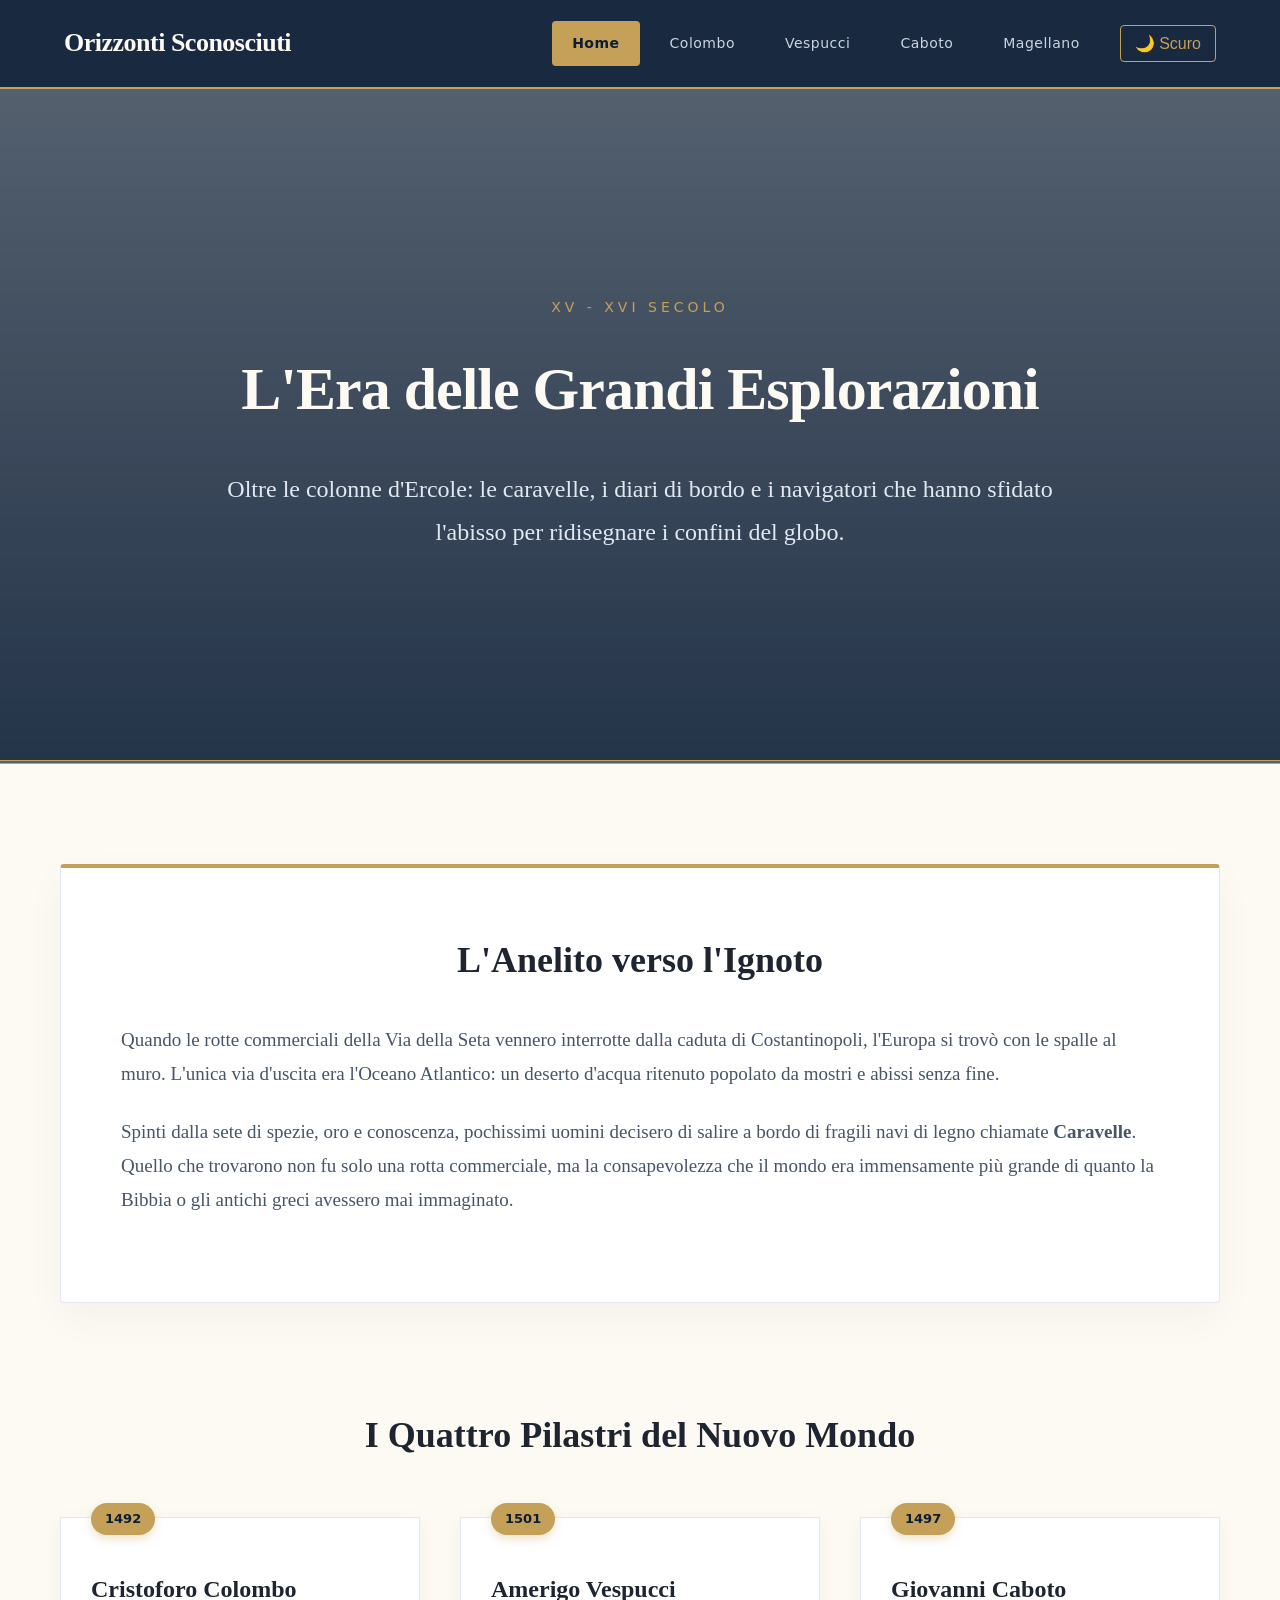
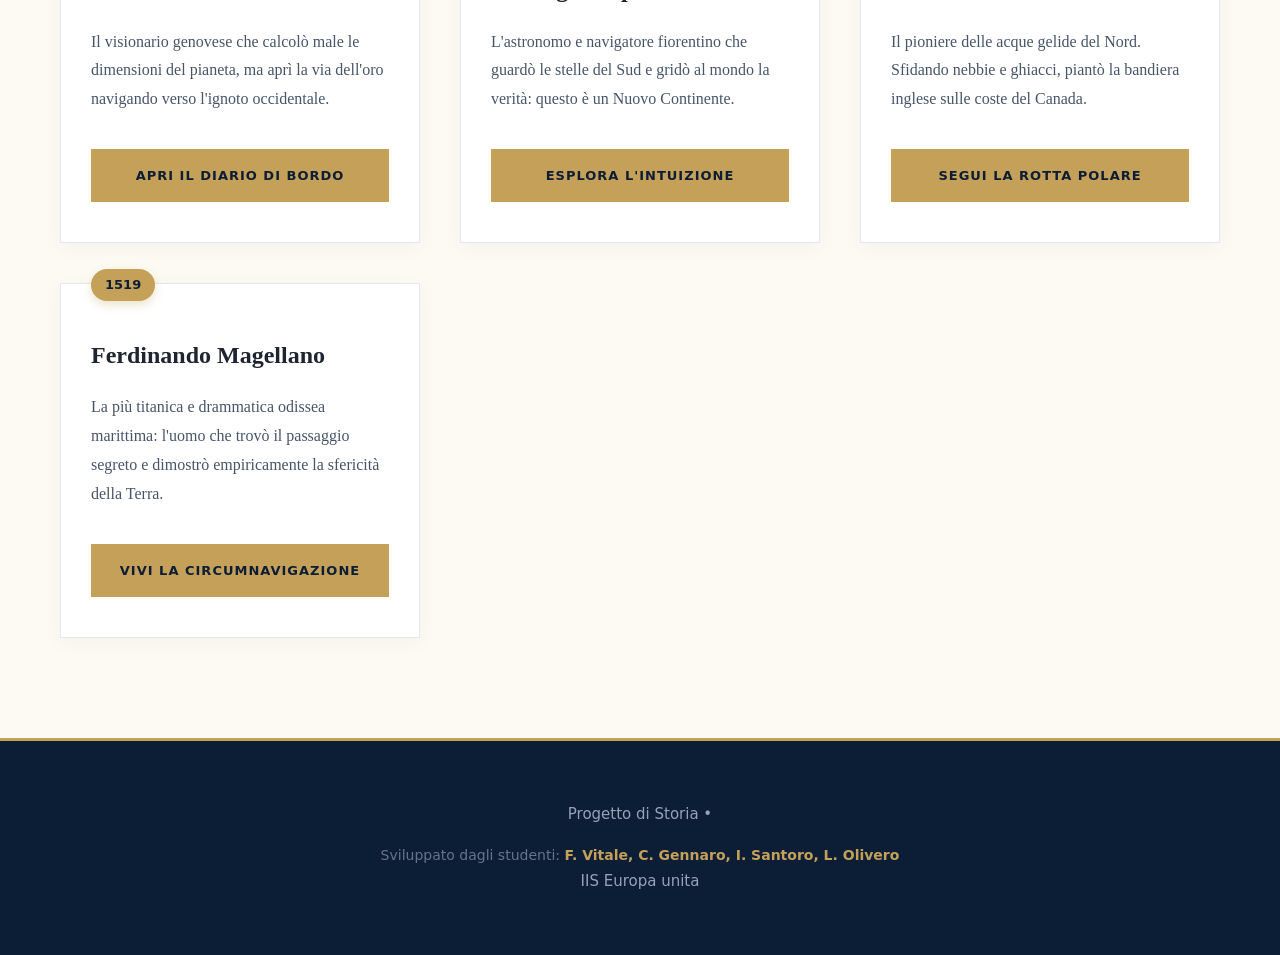
<file: index.html>
<!DOCTYPE html>
<html lang="it">
<head>
    <meta charset="UTF-8">
    <meta name="viewport" content="width=device-width, initial-scale=1.0">
    <title>Orizzonti Sconosciuti - Le Grandi Esplorazioni</title>
    <link rel="stylesheet" href="style.css">
</head>
<body>
<!-- loader-->
    <div id="loader">
        <div class="bussola-loader"></div>
        <p>Disegnando le rotte del Nuovo Mondo...</p>
    </div>

    <header>
        <div class="logo">
            <h1>Orizzonti Sconosciuti</h1>
        </div>
       <!-- struttur navbar-->
        <nav>
            <a href="index.html" class="active">Home</a>
            <a href="colombo.html">Colombo</a>
            <a href="amerigo.html">Vespucci</a>
            <a href="caboto.html">Caboto</a>
            <a href="magellano.html">Magellano</a>
        </nav>
    </header>
<!-- classe hero-->
    <section class="hero animate-fade">
        <div class="hero-text">
            <span class="subtitle">XV - XVI Secolo</span>
            <h2>L'Era delle Grandi Esplorazioni</h2>
            <p>Oltre le colonne d'Ercole: le caravelle, i diari di bordo e i navigatori che hanno sfidato l'abisso per ridisegnare i confini del globo.</p>
        </div>
    </section>

    <main>
       <!-- divisione card-->
        <section class="introduzione scroll-reveal">
            <h2>L'Anelito verso l'Ignoto</h2>
            <p>Quando le rotte commerciali della Via della Seta vennero interrotte dalla caduta di Costantinopoli, l'Europa si trovò con le spalle al muro. L'unica via d'uscita era l'Oceano Atlantico: un deserto d'acqua ritenuto popolato da mostri e abissi senza fine.</p>
            <p>Spinti dalla sete di spezie, oro e conoscenza, pochissimi uomini decisero di salire a bordo di fragili navi di legno chiamate <strong>Caravelle</strong>. Quello che trovarono non fu solo una rotta commerciale, ma la consapevolezza che il mondo era immensamente più grande di quanto la Bibbia o gli antichi greci avessero mai immaginato.</p>
        </section>

        <section class="argomenti">
            <h2 class="scroll-reveal text-center">I Quattro Pilastri del Nuovo Mondo</h2>
            <div class="contenitore-card">
                
                <div class="card scroll-reveal">
                    <div class="card-badge">1492</div>
                    <div class="card-content">
                        <h3>Cristoforo Colombo</h3>
                        <p>Il visionario genovese che calcolò male le dimensioni del pianeta, ma aprì la via dell'oro navigando verso l'ignoto occidentale.</p>
                    </div>
                    <a href="colombo.html" class="btn">Apri il Diario di Bordo</a>
                </div>

                <div class="card scroll-reveal">
                    <div class="card-badge">1501</div>
                    <div class="card-content">
                        <h3>Amerigo Vespucci</h3>
                        <p>L'astronomo e navigatore fiorentino che guardò le stelle del Sud e gridò al mondo la verità: questo è un Nuovo Continente.</p>
                    </div>
                    <a href="amerigo.html" class="btn">Esplora l'Intuizione</a>
                </div>

                <div class="card scroll-reveal">
                    <div class="card-badge">1497</div>
                    <div class="card-content">
                        <h3>Giovanni Caboto</h3>
                        <p>Il pioniere delle acque gelide del Nord. Sfidando nebbie e ghiacci, piantò la bandiera inglese sulle coste del Canada.</p>
                    </div>
                    <a href="caboto.html" class="btn">Segui la Rotta Polare</a>
                </div>

                <div class="card scroll-reveal">
                    <div class="card-badge">1519</div>
                    <div class="card-content">
                        <h3>Ferdinando Magellano</h3>
                        <p>La più titanica e drammatica odissea marittima: l'uomo che trovò il passaggio segreto e dimostrò empiricamente la sfericità della Terra.</p>
                    </div>
                    <a href="magellano.html" class="btn">Vivi la Circumnavigazione</a>
                </div>

            </div>
        </section>
    </main>
<!-- struttura foote-->
    <footer>
        <p>Progetto di Storia &bull;</p>
        <p class="credits">Sviluppato dagli studenti: <span>F. Vitale, C. Gennaro, I. Santoro, L. Olivero</span></p>
        <p> IIS Europa unita </p>
    </footer>

    <button id="backToTop" title="Torna in alto">&#9875;</button>

    <script src="main.js"></script>
</body>
</html>
</file>
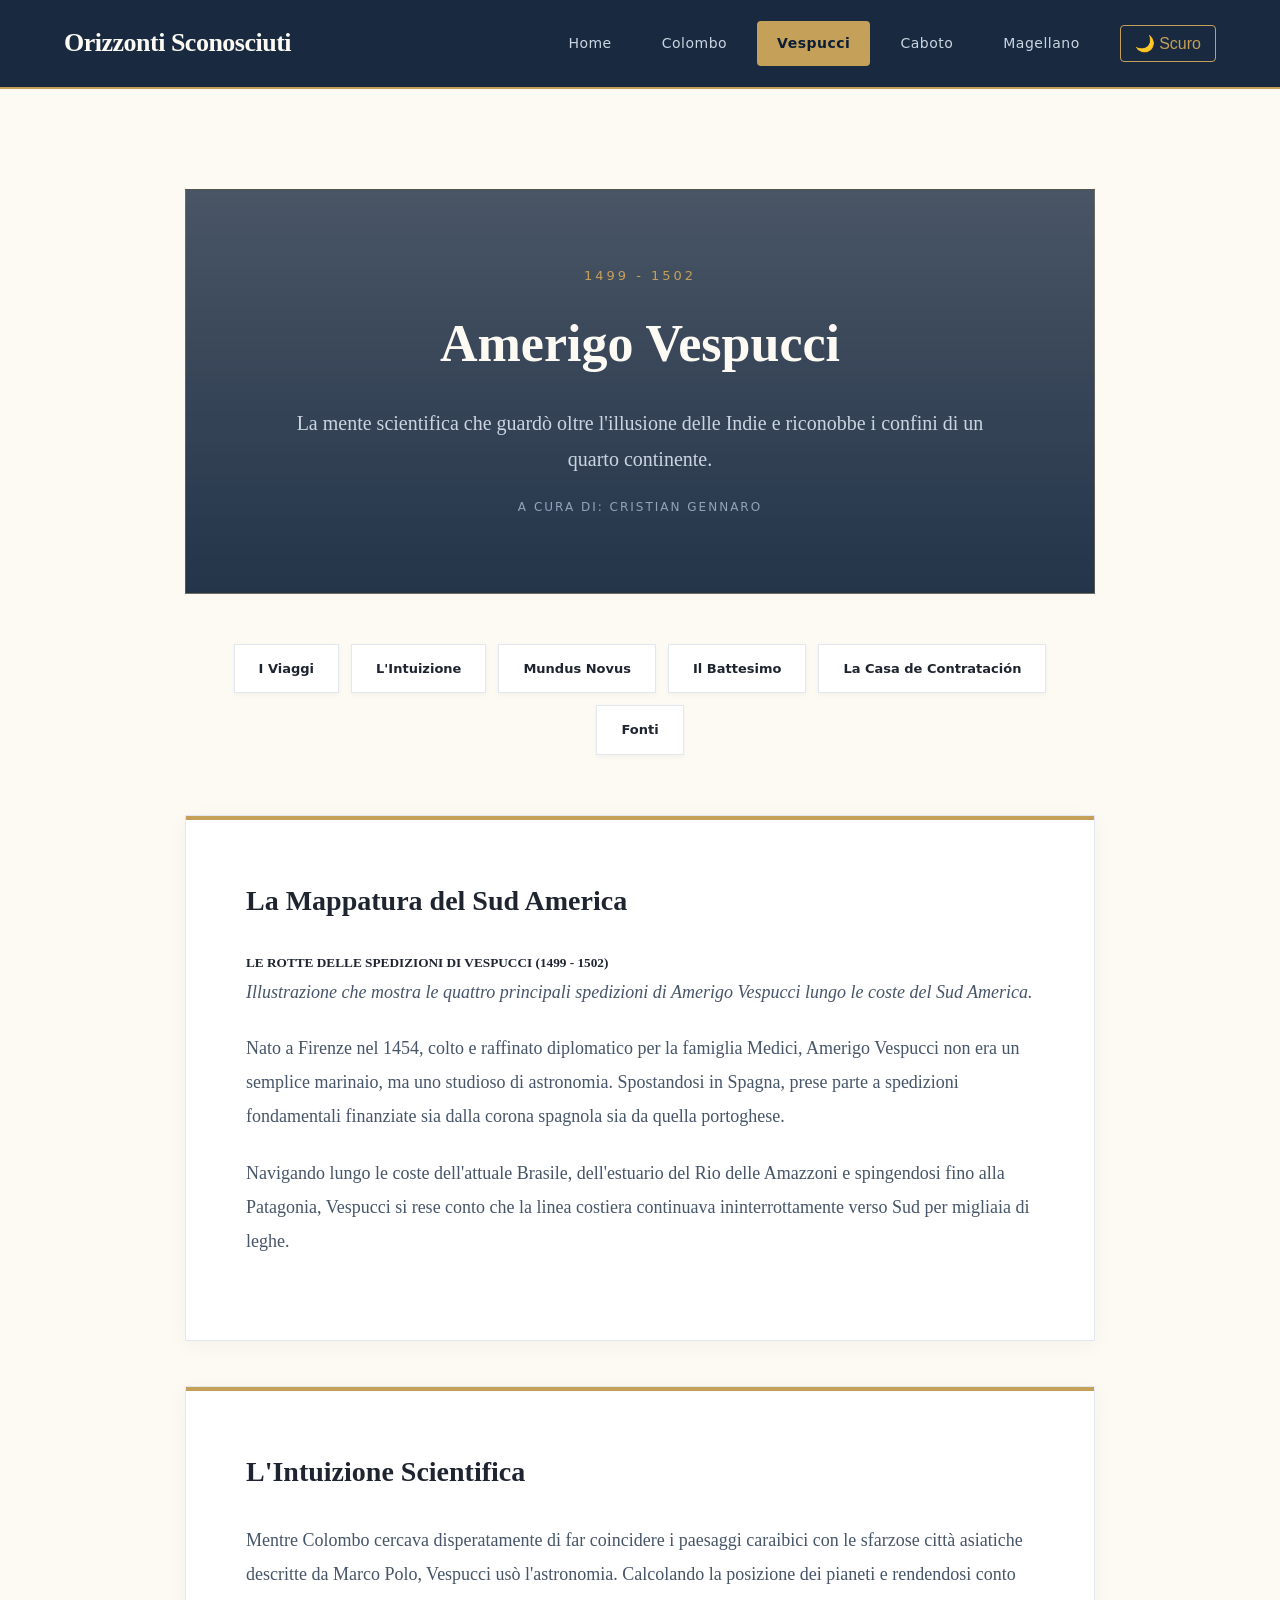
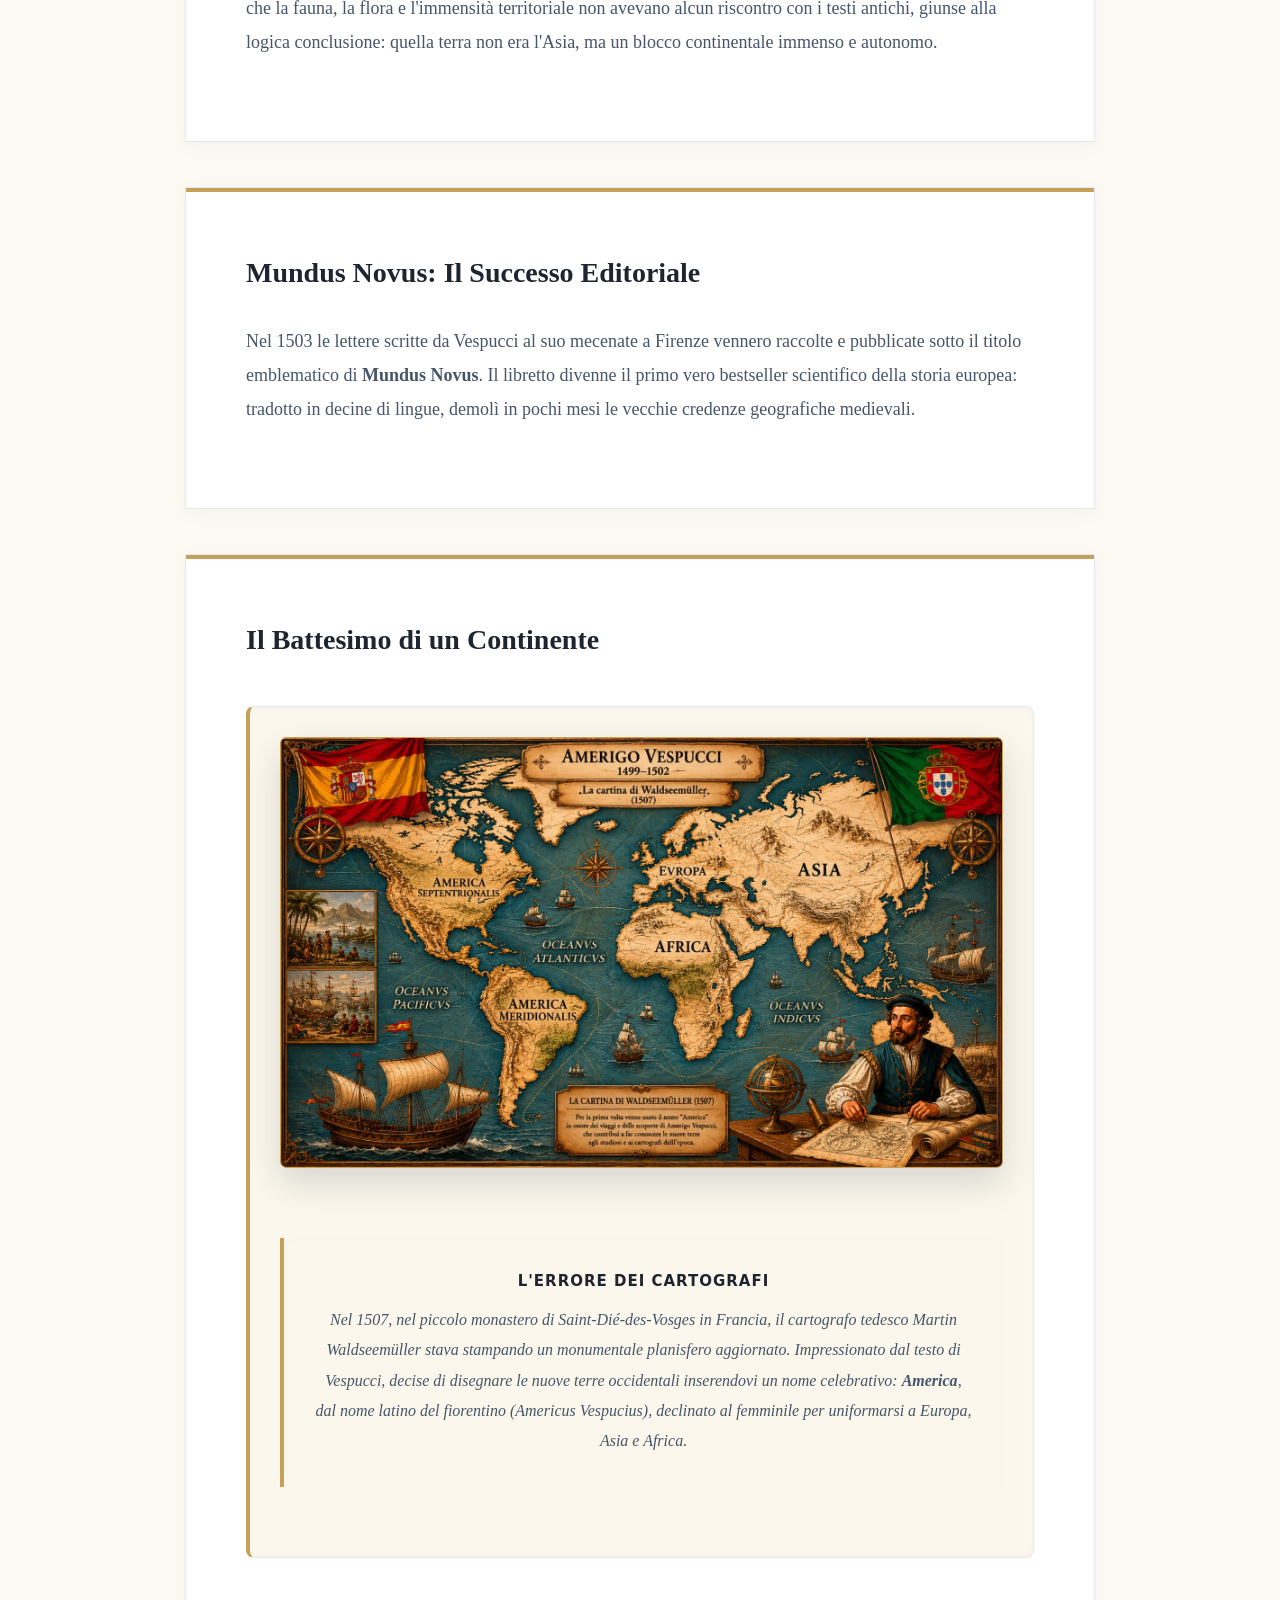
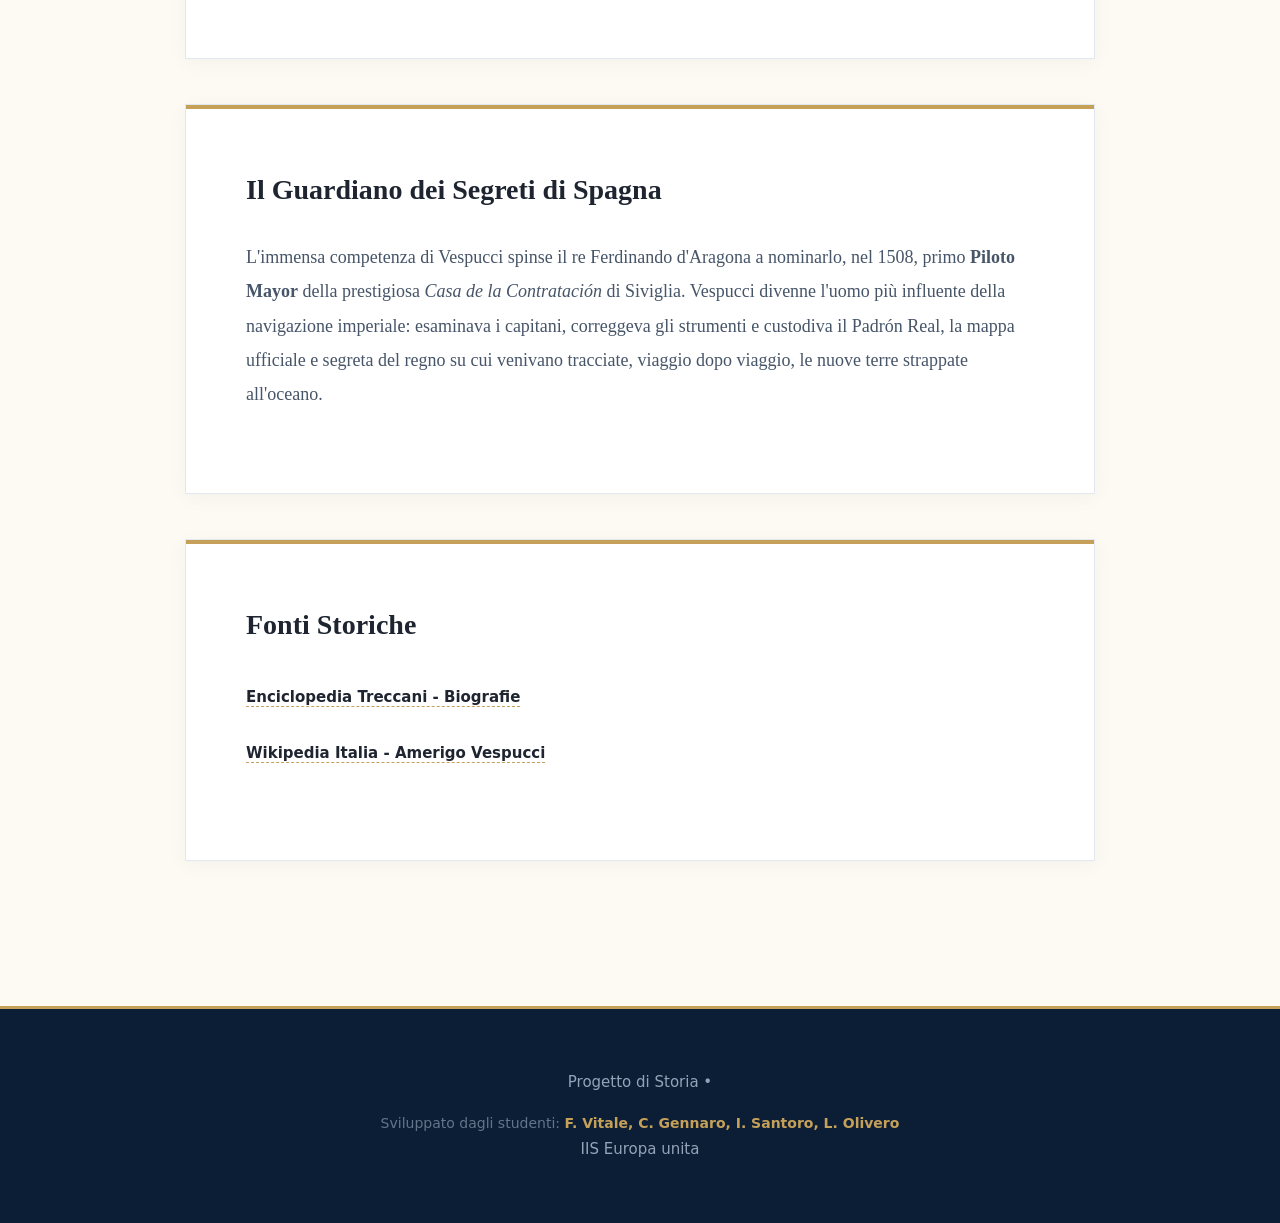
<file: amerigo.html>
<!DOCTYPE html>
<html lang="it">
<head>
    <meta charset="UTF-8">
    <meta name="viewport" content="width=device-width, initial-scale=1.0">
    <title>Amerigo Vespucci - Mundus Novus</title>

    <link rel="stylesheet" href="style.css">
    <link rel="stylesheet" href="navigatori.css">
</head>

<body class="pagina-navigatore">

<!-- struttura header-->
<header>
    <div class="logo">
        <h1>Orizzonti Sconosciuti</h1>
    </div>

    <!-- struttura navbar-->
    <nav>
        <a href="index.html">Home</a>
        <a href="colombo.html">Colombo</a>
        <a href="amerigo.html" class="active">Vespucci</a>
        <a href="caboto.html">Caboto</a>
        <a href="magellano.html">Magellano</a>
    </nav>
</header>

<main class="container">

    <section class="pagina-hero vespucci animate-fade">
        <span class="date-hero">1499 - 1502</span>

        <h2>Amerigo Vespucci</h2>

        <p>
            La mente scientifica che guardò oltre l'illusione delle Indie
            e riconobbe i confini di un quarto continente.
        </p>

        <span class="autore">
            A cura di: Cristian Gennaro
        </span>
    </section>

    <!-- ancora divisione in sezioni-->
    <div class="ancore scroll-reveal">
        <a href="#viaggi">I Viaggi</a>
        <a href="#continente">L'Intuizione</a>
        <a href="#lettere">Mundus Novus</a>
        <a href="#nome">Il Battesimo</a>
        <a href="#siviglia">La Casa de Contratación</a>
        <a href="#fonti">Fonti</a>
    </div>

    <!-- SEZIONE VIAGGI -->
    <section id="viaggi" class="sezione-contenuto scroll-reveal">

        <h3>La Mappatura del Sud America</h3>

        

            <h5>LE ROTTE DELLE SPEDIZIONI DI VESPUCCI (1499 - 1502)</h5>
            
            <p class="didascalia-mappa">
                Illustrazione che mostra le quattro principali spedizioni di Amerigo Vespucci 
                lungo le coste del Sud America.
            </p>
        </div>

        <p>
            Nato a Firenze nel 1454, colto e raffinato diplomatico
            per la famiglia Medici, Amerigo Vespucci non era un semplice
            marinaio, ma uno studioso di astronomia.
            Spostandosi in Spagna, prese parte a spedizioni fondamentali
            finanziate sia dalla corona spagnola sia da quella portoghese.
        </p>

        <p>
            Navigando lungo le coste dell'attuale Brasile,
            dell'estuario del Rio delle Amazzoni e spingendosi fino
            alla Patagonia, Vespucci si rese conto che la linea costiera
            continuava ininterrottamente verso Sud per migliaia di leghe.
        </p>

    </section>

    <section id="continente" class="sezione-contenuto scroll-reveal">

        <h3>L'Intuizione Scientifica</h3>

        <p>
            Mentre Colombo cercava disperatamente di far coincidere
            i paesaggi caraibici con le sfarzose città asiatiche
            descritte da Marco Polo, Vespucci usò l'astronomia.
            Calcolando la posizione dei pianeti e rendendosi conto
            che la fauna, la flora e l'immensità territoriale
            non avevano alcun riscontro con i testi antichi,
            giunse alla logica conclusione:
            quella terra non era l'Asia,
            ma un blocco continentale immenso e autonomo.
        </p>

    </section>

    <section id="lettere" class="sezione-contenuto scroll-reveal">

        <h3>Mundus Novus: Il Successo Editoriale</h3>

        <p>
            Nel 1503 le lettere scritte da Vespucci al suo mecenate
            a Firenze vennero raccolte e pubblicate sotto il titolo
            emblematico di <strong>Mundus Novus</strong>.

            Il libretto divenne il primo vero bestseller scientifico
            della storia europea: tradotto in decine di lingue,
            demolì in pochi mesi le vecchie credenze geografiche medievali.
        </p>

    </section>

    <section id="nome" class="sezione-contenuto scroll-reveal">

        <h3>Il Battesimo di un Continente</h3>
 <div class="info-box mappa-vespucci">
            <img src="vespucciiii.jpeg" 
     alt="Mappa storica dei viaggi di Amerigo Vespucci 1499-1502"
     class="img-mappa">
        <div class="info-box">

            <h5>l'Errore dei Cartografi</h5>

            <p>
                Nel 1507, nel piccolo monastero di
                Saint-Dié-des-Vosges in Francia,
                il cartografo tedesco Martin Waldseemüller
                stava stampando un monumentale planisfero aggiornato.

                Impressionato dal testo di Vespucci,
                decise di disegnare le nuove terre occidentali
                inserendovi un nome celebrativo:
                <strong>America</strong>,
                dal nome latino del fiorentino
                (<em>Americus Vespucius</em>),
                declinato al femminile per uniformarsi
                a Europa, Asia e Africa.
            </p>

        </div>

    </section>

    <section id="siviglia" class="sezione-contenuto scroll-reveal">

        <h3>Il Guardiano dei Segreti di Spagna</h3>

        <p>
            L'immensa competenza di Vespucci spinse
            il re Ferdinando d'Aragona a nominarlo,
            nel 1508, primo <strong>Piloto Mayor</strong>
            della prestigiosa
            <em>Casa de la Contratación</em> di Siviglia.

            Vespucci divenne l'uomo più influente
            della navigazione imperiale:
            esaminava i capitani,
            correggeva gli strumenti
            e custodiva il Padrón Real,
            la mappa ufficiale e segreta del regno
            su cui venivano tracciate,
            viaggio dopo viaggio,
            le nuove terre strappate all'oceano.
        </p>

    </section>

    <section id="fonti"
             class="sezione-contenuto scroll-reveal fonti">

        <h3>Fonti Storiche</h3>

        <ul>
            <li>
                <a href="https://www.treccani.it/enciclopedia/amerigo-vespucci/"
                   target="_blank">
                    Enciclopedia Treccani - Biografie
                </a>
            </li>

            <li>
                <a href="https://it.wikipedia.org/wiki/Amerigo_Vespucci"
                   target="_blank">
                    Wikipedia Italia - Amerigo Vespucci
                </a>
            </li>
        </ul>

    </section>

</main>

<!-- struttura footer-->
<footer>

    <p>
        Progetto di Storia &bull;
    </p>

    <p class="credits">
        Sviluppato dagli studenti:
        <span>
            F. Vitale, C. Gennaro,
            I. Santoro, L. Olivero
        </span>
    </p>
    <p> IIS Europa unita </p>

</footer>

<!-- struttura button-->
<button id="backToTop"
        title="Torna in alto">

    &#9875;

</button>

<script src="main.js"></script>

</body>
</html>
</file>
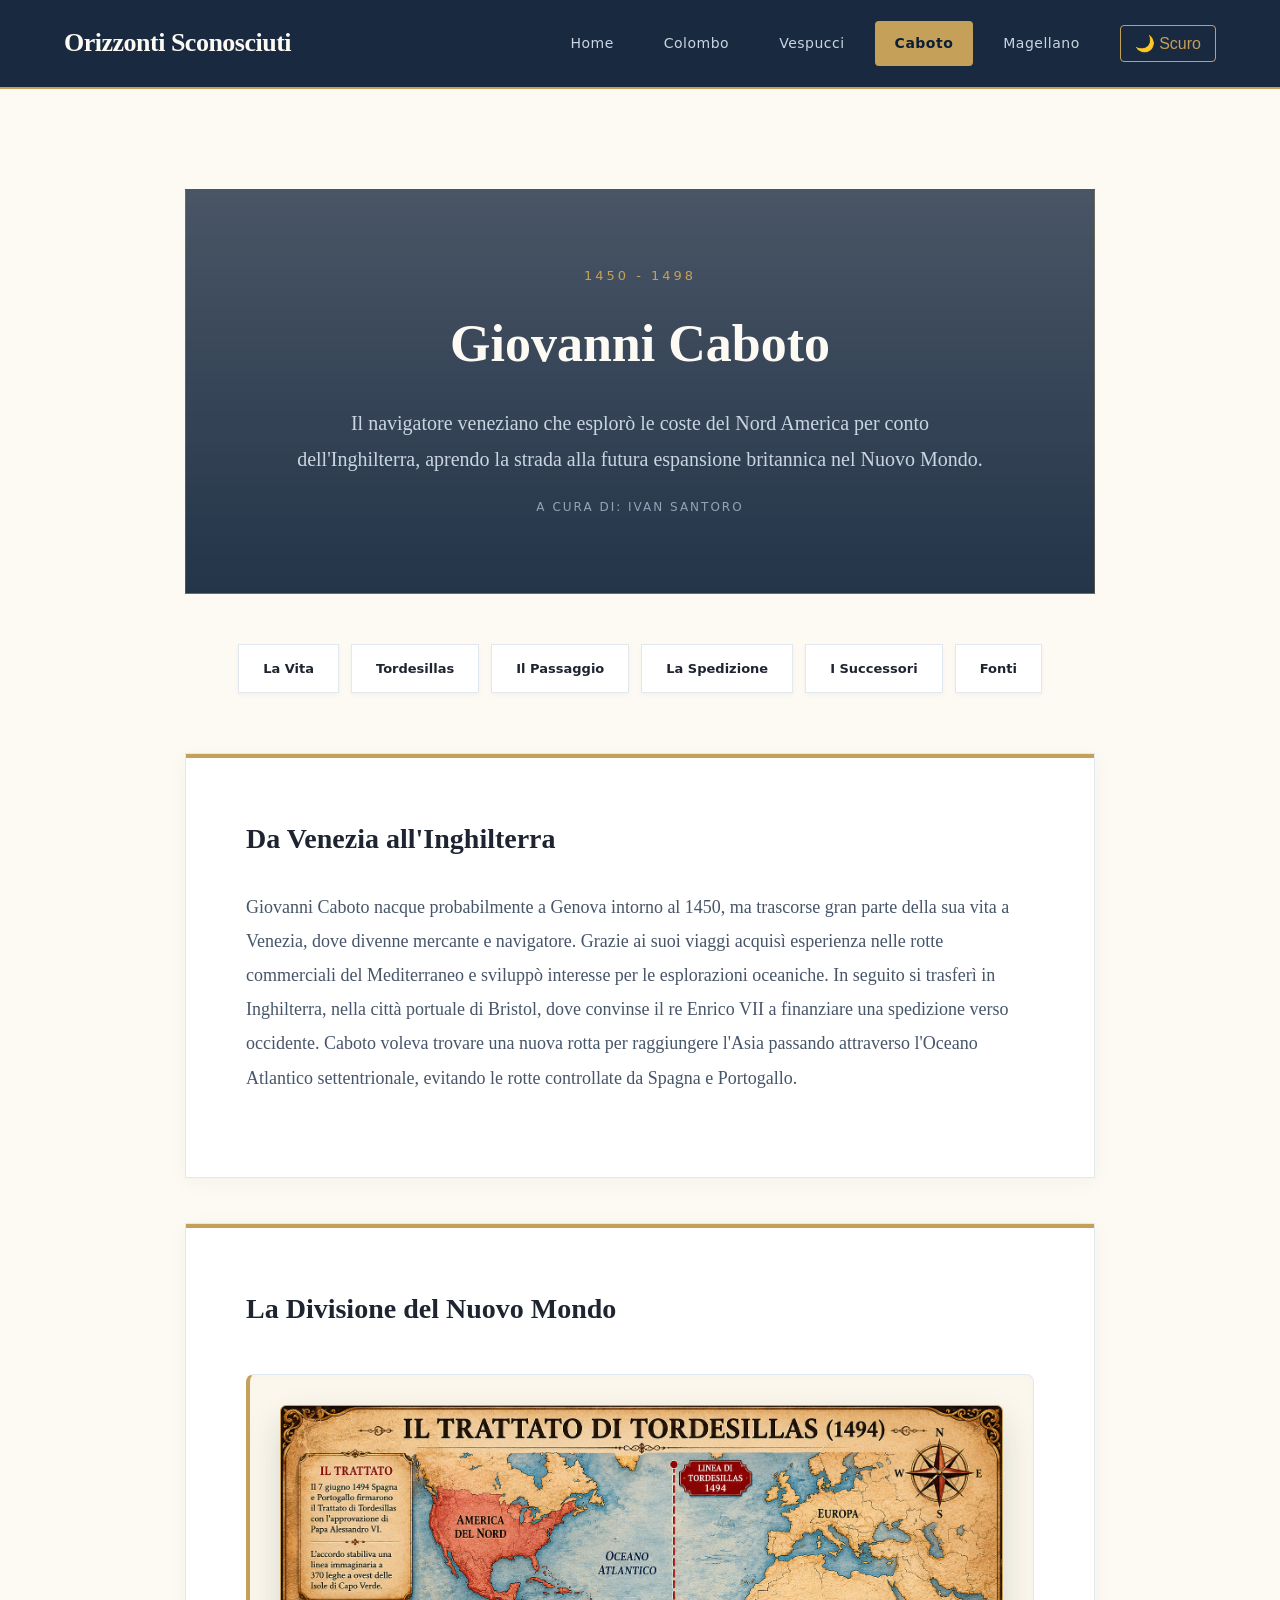
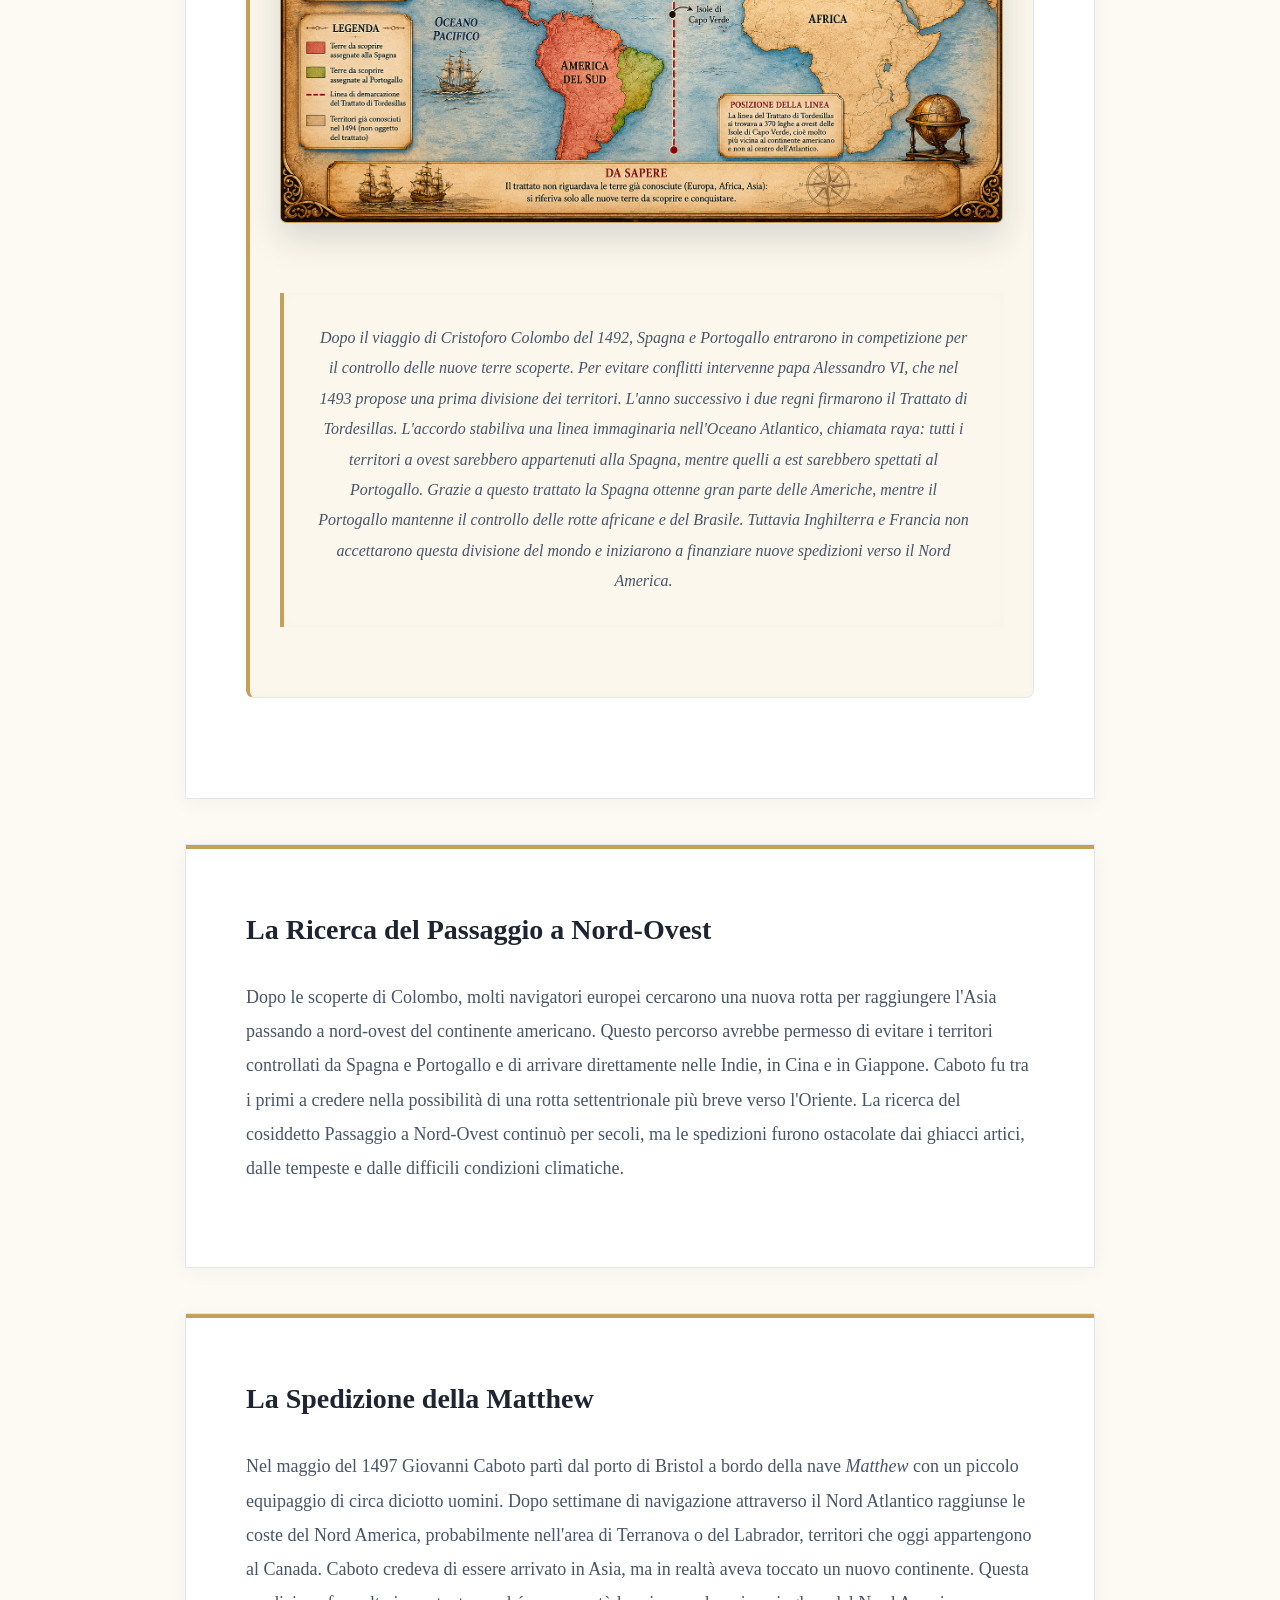
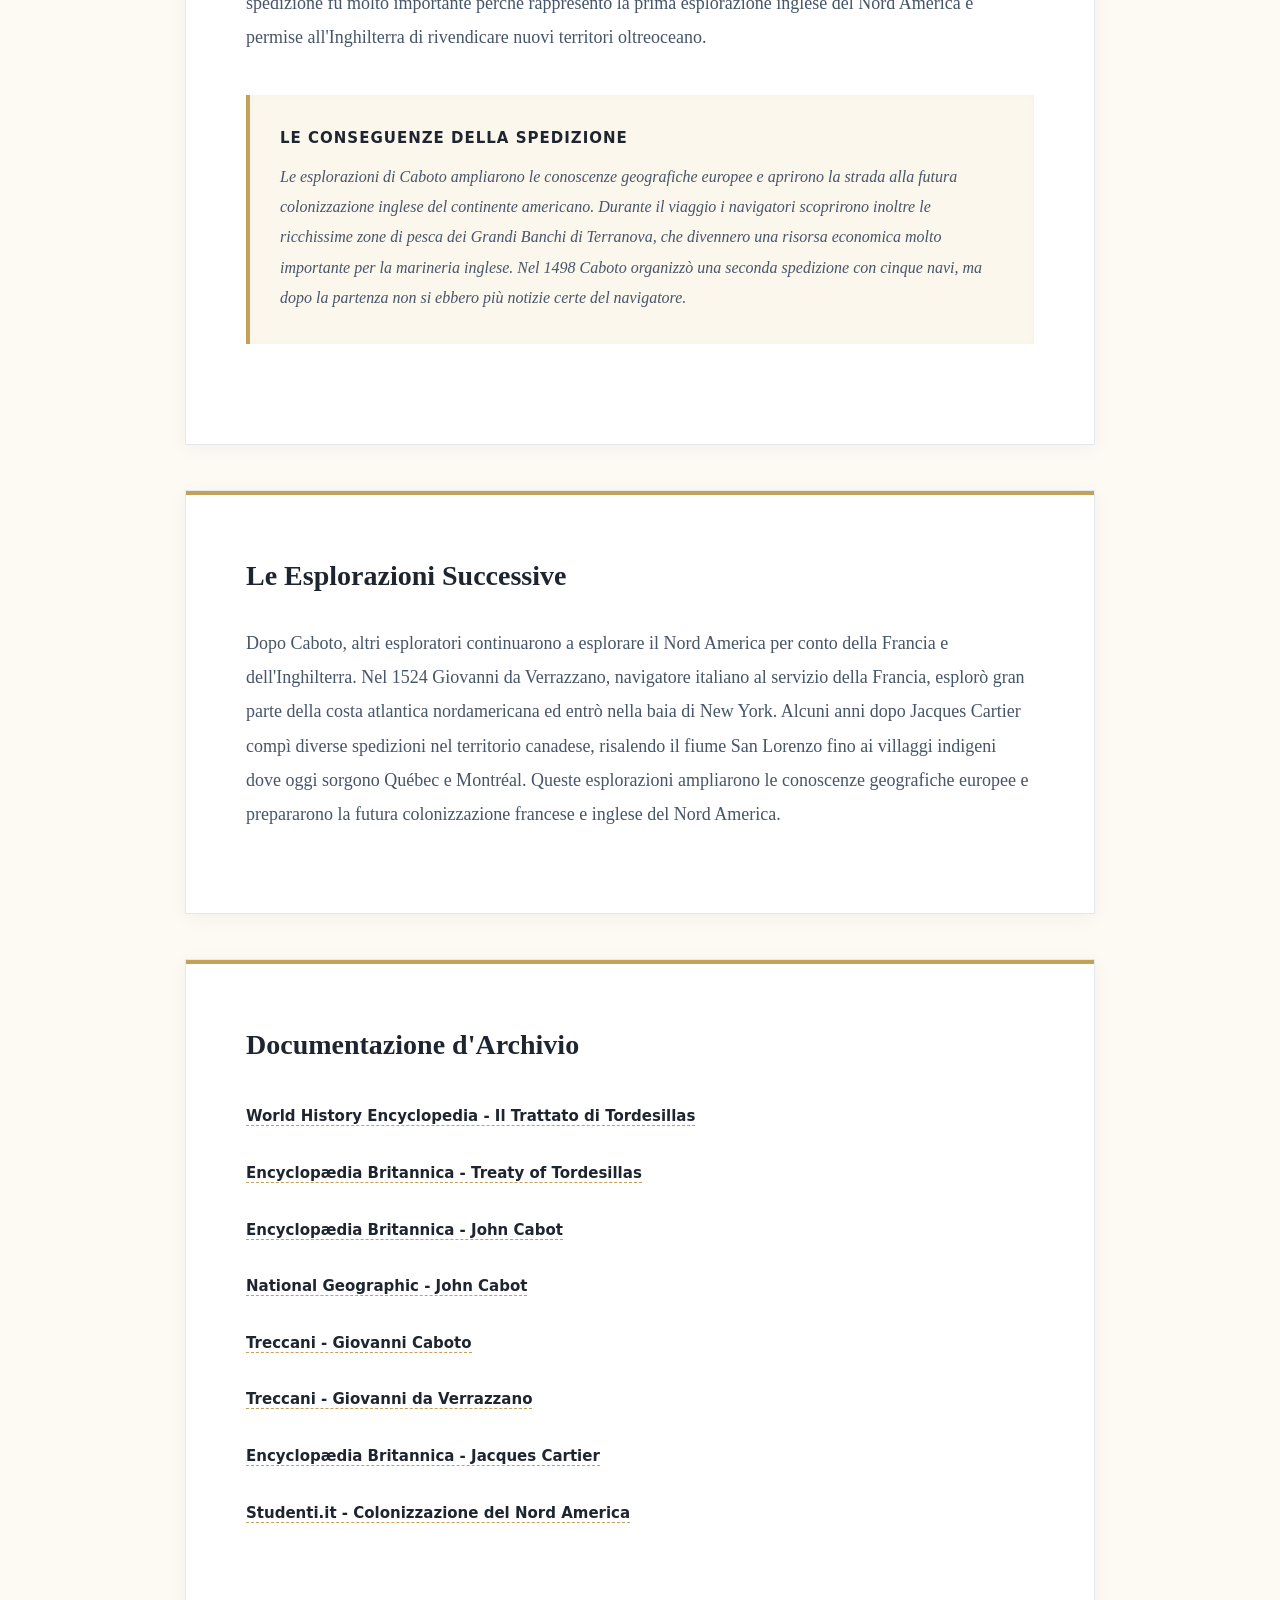
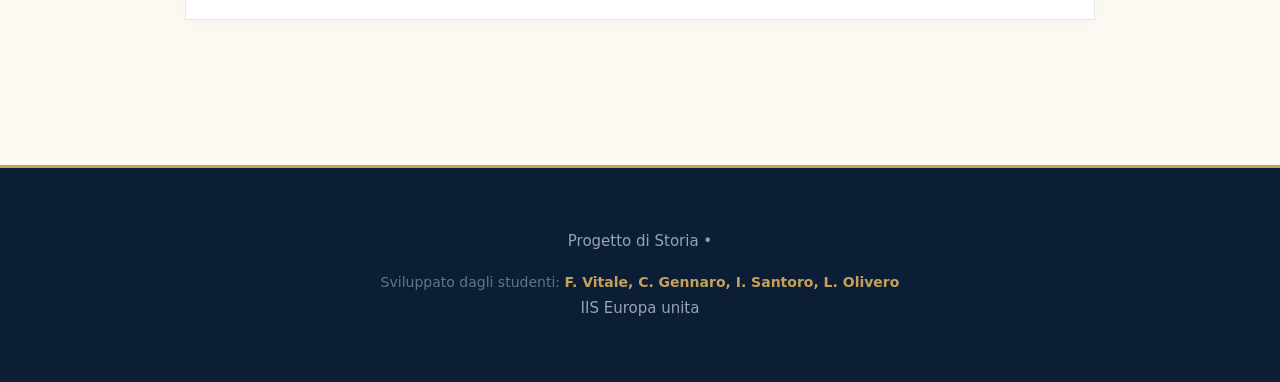
<file: caboto.html>
<!DOCTYPE html>
<html lang="it">
<head>
    <meta charset="UTF-8">
    <meta name="viewport" content="width=device-width, initial-scale=1.0">
    <title>Giovanni Caboto - Le Rotte del Nord</title>
    <link rel="stylesheet" href="style.css">
    <link rel="stylesheet" href="navigatori.css">
</head>
<body class="pagina-navigatore">
<!-- struttura header-->
    <header>
        <div class="logo">
            <h1>Orizzonti Sconosciuti</h1>
        </div>
      <!-- struttura navbar con ancore-->
        <nav>
            <a href="index.html">Home</a>
            <a href="colombo.html">Colombo</a>
            <a href="amerigo.html">Vespucci</a>
            <a href="caboto.html" class="active">Caboto</a>
            <a href="magellano.html">Magellano</a>
        </nav>
    </header>

    <main class="container">
        <section class="pagina-hero caboto animate-fade">
            <span class="date-hero">1450 - 1498</span>
            <h2>Giovanni Caboto</h2>
            <p>Il navigatore veneziano che esplorò le coste del Nord America per conto dell'Inghilterra, aprendo la strada alla futura espansione britannica nel Nuovo Mondo.</p>
            <span class="autore">A cura di: Ivan Santoro</span>
        </section>
<!--  divisione ancore e sezioni-->
        <div class="ancore scroll-reveal">
            <a href="#biografia">La Vita</a>
            <a href="#territori">Tordesillas</a>
            <a href="#nordovest">Il Passaggio</a>
            <a href="#esplorazioni">La Spedizione</a>
            <a href="#successive">I Successori</a>
            <a href="#fonti">Fonti</a>
        </div>

        <section id="biografia" class="sezione-contenuto scroll-reveal">
            <h3>Da Venezia all'Inghilterra</h3>
            <p>Giovanni Caboto nacque probabilmente a Genova intorno al 1450, ma trascorse gran parte della sua vita a Venezia, dove divenne mercante e navigatore.
                 Grazie ai suoi viaggi acquisì esperienza nelle rotte commerciali del Mediterraneo e sviluppò interesse per le esplorazioni oceaniche.
                  In seguito si trasferì in Inghilterra, nella città portuale di Bristol, dove convinse il re Enrico VII a finanziare una spedizione verso occidente.
                   Caboto voleva trovare una nuova rotta per raggiungere l'Asia passando attraverso l'Oceano Atlantico settentrionale,
                    evitando le rotte controllate da Spagna e Portogallo.</p>
        </section>

        <section id="territori" class="sezione-contenuto scroll-reveal">
            <h3>La Divisione del Nuovo Mondo</h3>
             <div class="info-box mappa-vespucci">
            <img src="caboto.png" 
     alt="legenda mappa"
     class="img-mappa">
        <div class="info-box">
            <p>Dopo il viaggio di Cristoforo Colombo del 1492, Spagna e Portogallo entrarono in competizione per il controllo delle nuove terre scoperte.
                 Per evitare conflitti intervenne papa Alessandro VI, che nel 1493 propose una prima divisione dei territori.
                  L'anno successivo i due regni firmarono il Trattato di Tordesillas. L'accordo stabiliva una linea immaginaria nell'Oceano Atlantico,
                   chiamata raya: tutti i territori a ovest sarebbero appartenuti alla Spagna, mentre quelli a est sarebbero spettati al Portogallo.
                    Grazie a questo trattato la Spagna ottenne gran parte delle Americhe, mentre il Portogallo mantenne il controllo delle rotte africane e del Brasile. 
                    Tuttavia Inghilterra e Francia non accettarono questa divisione del mondo e iniziarono a finanziare nuove spedizioni verso il Nord America.</p>
        </section>

        <section id="nordovest" class="sezione-contenuto scroll-reveal">
            <h3>La Ricerca del Passaggio a Nord-Ovest</h3>
            <p>Dopo le scoperte di Colombo, molti navigatori europei cercarono una nuova rotta per raggiungere l'Asia passando a nord-ovest del continente americano.
                 Questo percorso avrebbe permesso di evitare i territori controllati da Spagna e Portogallo e di arrivare direttamente nelle Indie, in Cina e in Giappone.
                  Caboto fu tra i primi a credere nella possibilità di una rotta settentrionale più breve verso l'Oriente.
                   La ricerca del cosiddetto Passaggio a Nord-Ovest continuò per secoli, ma le spedizioni furono ostacolate dai ghiacci artici,
                    dalle tempeste e dalle difficili condizioni climatiche.</p>
        </section>

        <section id="esplorazioni" class="sezione-contenuto scroll-reveal">
            <h3>La Spedizione della Matthew</h3>
            <p>Nel maggio del 1497 Giovanni Caboto partì dal porto di Bristol a bordo della nave <em>Matthew</em> con un piccolo equipaggio di circa diciotto uomini.
                 Dopo settimane di navigazione attraverso il Nord Atlantico raggiunse le coste del Nord America, probabilmente nell'area di Terranova o del Labrador,
                  territori che oggi appartengono al Canada. Caboto credeva di essere arrivato in Asia, ma in realtà aveva toccato un nuovo continente.
                   Questa spedizione fu molto importante perché rappresentò la prima esplorazione inglese del Nord America e permise all'Inghilterra di rivendicare nuovi
                    territori oltreoceano.</p>

            <div class="info-box">
                <h5>Le Conseguenze della Spedizione</h5>
                <p>Le esplorazioni di Caboto ampliarono le conoscenze geografiche europee e aprirono la strada alla futura colonizzazione inglese del continente americano. 
                    Durante il viaggio i navigatori scoprirono inoltre le ricchissime zone di pesca dei Grandi Banchi di Terranova, 
                    che divennero una risorsa economica molto importante per la marineria inglese. Nel 1498 Caboto organizzò una seconda spedizione con cinque navi, 
                    ma dopo la partenza non si ebbero più notizie certe del navigatore.</p>
            </div>
        </section>

        <section id="successive" class="sezione-contenuto scroll-reveal">
            <h3>Le Esplorazioni Successive</h3>
            <p>Dopo Caboto, altri esploratori continuarono a esplorare il Nord America per conto della Francia e dell'Inghilterra. Nel 1524 Giovanni da Verrazzano,
                 navigatore italiano al servizio della Francia, esplorò gran parte della costa atlantica nordamericana ed entrò nella baia di New York.
                  Alcuni anni dopo Jacques Cartier compì diverse spedizioni nel territorio canadese, 
                  risalendo il fiume San Lorenzo fino ai villaggi indigeni dove oggi sorgono Québec e Montréal. 
                  Queste esplorazioni ampliarono le conoscenze geografiche europee e prepararono la futura colonizzazione francese e inglese del Nord America.</p>
        </section>

        <section id="fonti" class="sezione-contenuto scroll-reveal fonti">
            <h3>Documentazione d'Archivio</h3>
            <ul>
                <li><a href="https://www.worldhistory.org/trans/it/1-19935/il-trattato-di-tordesillas/" target="_blank">World History Encyclopedia - Il Trattato di Tordesillas</a></li>
                <li><a href="https://www.britannica.com/event/Treaty-of-Tordesillas" target="_blank">Encyclopædia Britannica - Treaty of Tordesillas</a></li>
                <li><a href="https://www.britannica.com/biography/John-Cabot" target="_blank">Encyclopædia Britannica - John Cabot</a></li>
                <li><a href="https://www.nationalgeographic.com/history/article/john-cabot" target="_blank">National Geographic - John Cabot</a></li>
                <li><a href="https://www.treccani.it/enciclopedia/giovanni-caboto/" target="_blank">Treccani - Giovanni Caboto</a></li>
                <li><a href="https://www.treccani.it/enciclopedia/giovanni-da-verrazzano/" target="_blank">Treccani - Giovanni da Verrazzano</a></li>
                <li><a href="https://www.britannica.com/biography/Jacques-Cartier" target="_blank">Encyclopædia Britannica - Jacques Cartier</a></li>
                <li><a href="https://www.studenti.it/colonizzazione-del-nord-america-sviluppo-e-crisi-sistema-coloniale.html" target="_blank">Studenti.it - Colonizzazione del Nord America</a></li>
            </ul>
        </section>
    </main>
<!--  struttra footer-->
    <footer>
        <p>Progetto di Storia &bull; </p>
        <p class="credits">Sviluppato dagli studenti: <span>F. Vitale, C. Gennaro, I. Santoro, L. Olivero</span></p>
        <p> IIS Europa unita </p>

    </footer>
<!-- struttura bottone di torno-->
    <button id="backToTop" title="Torna in alto">&#9875;</button>
    <script src="main.js"></script>
</body>
</html>
</file>
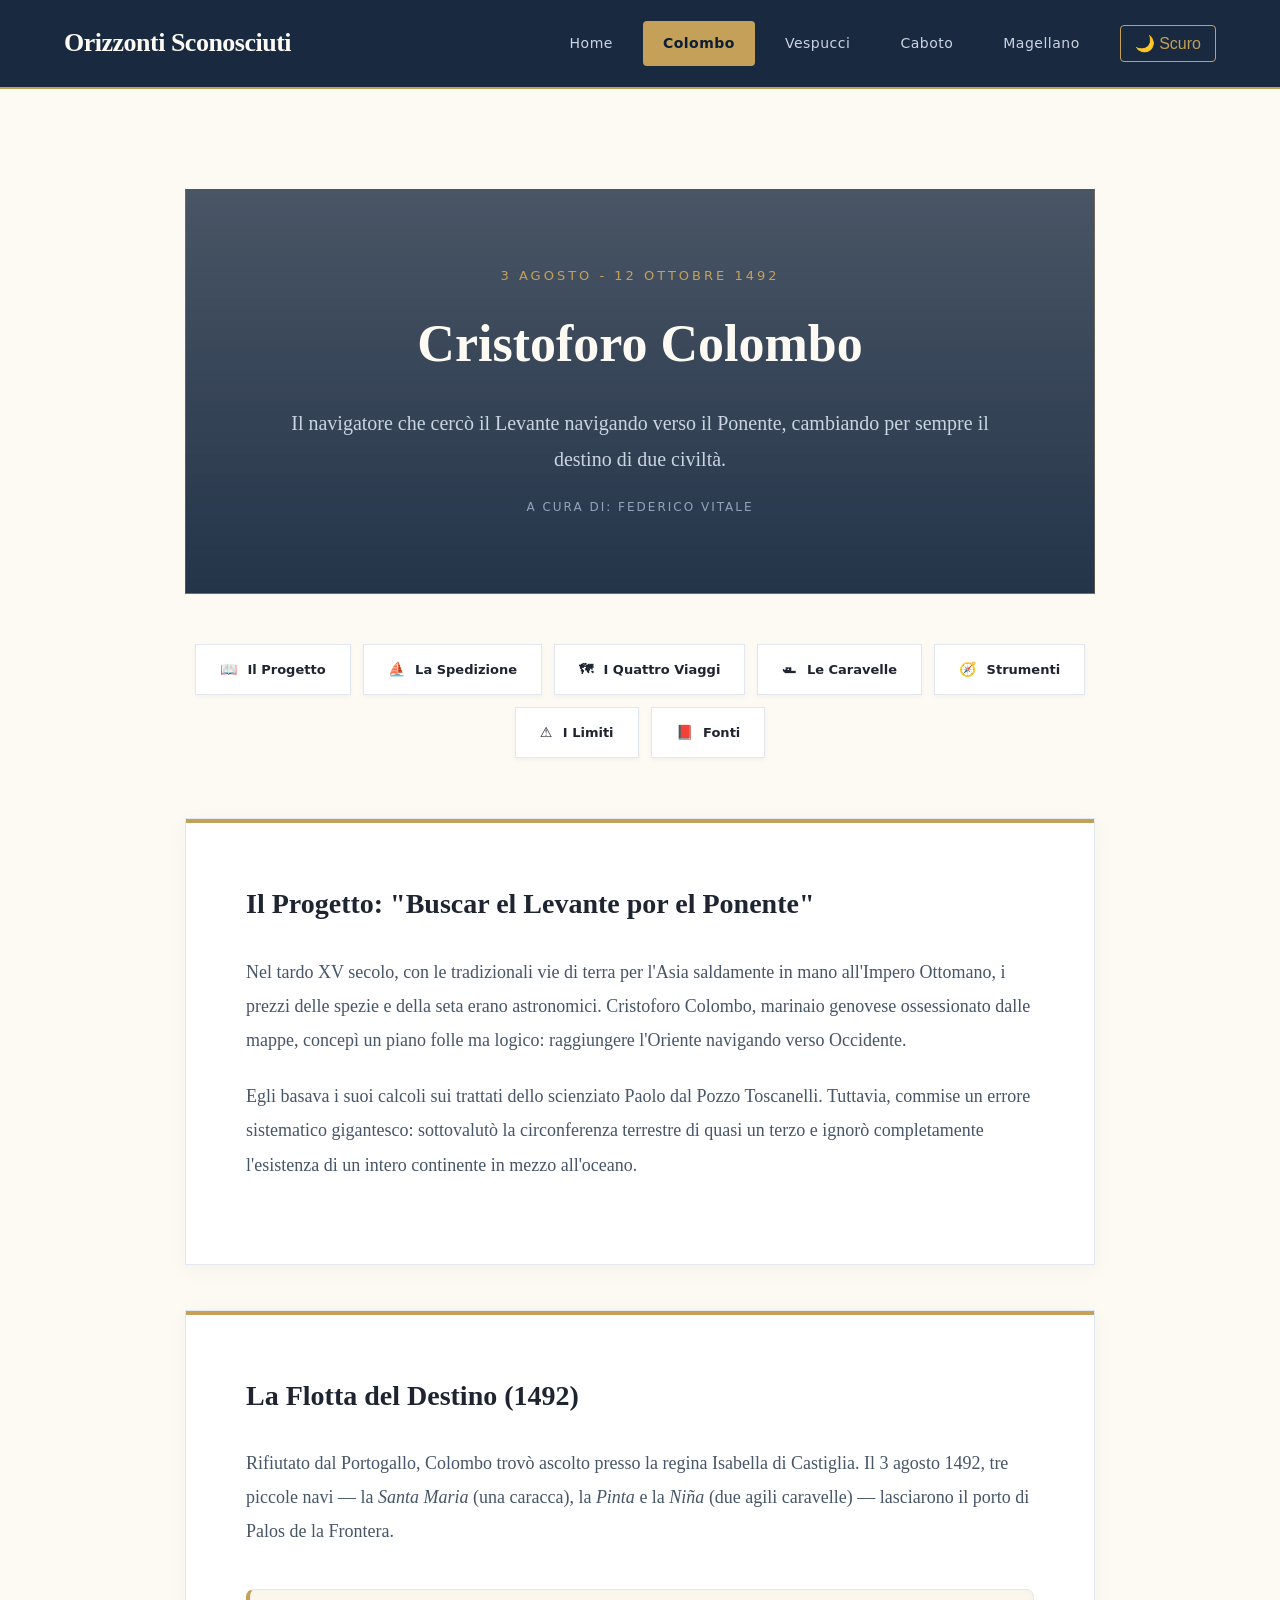
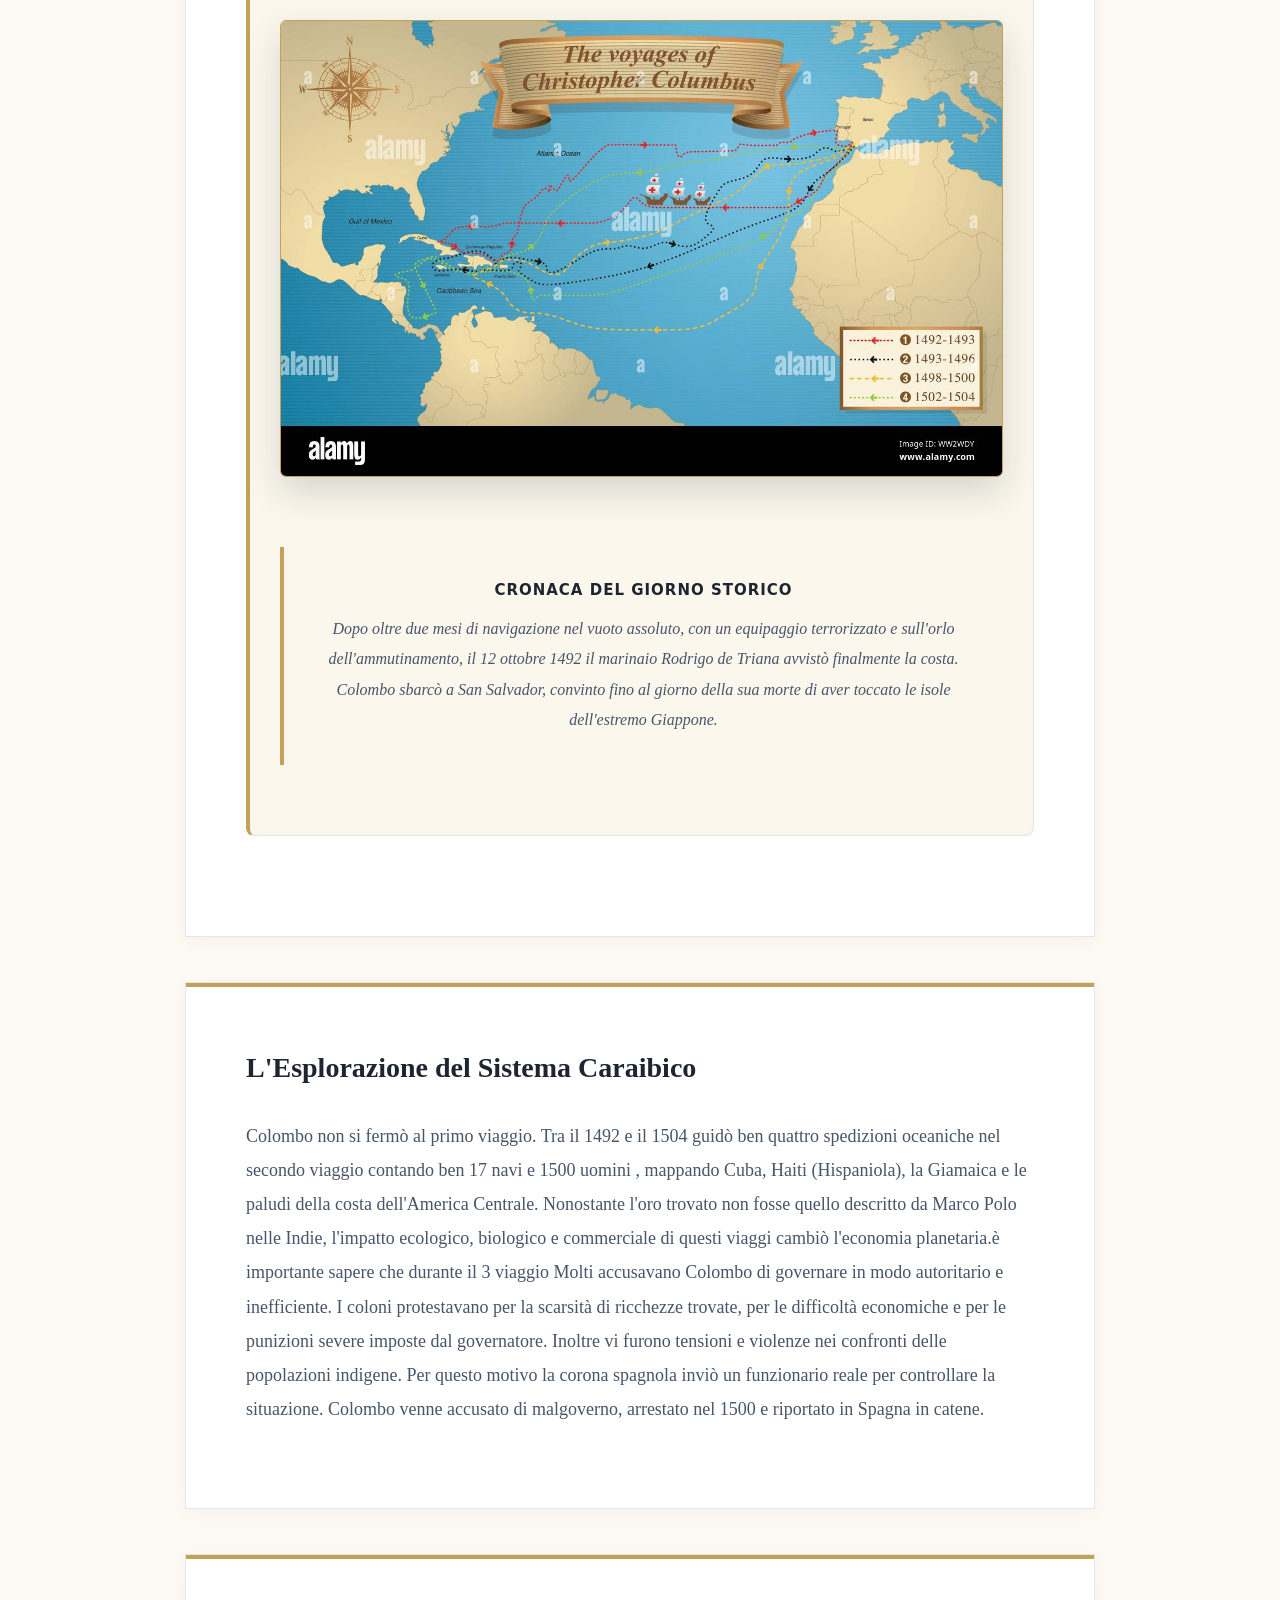
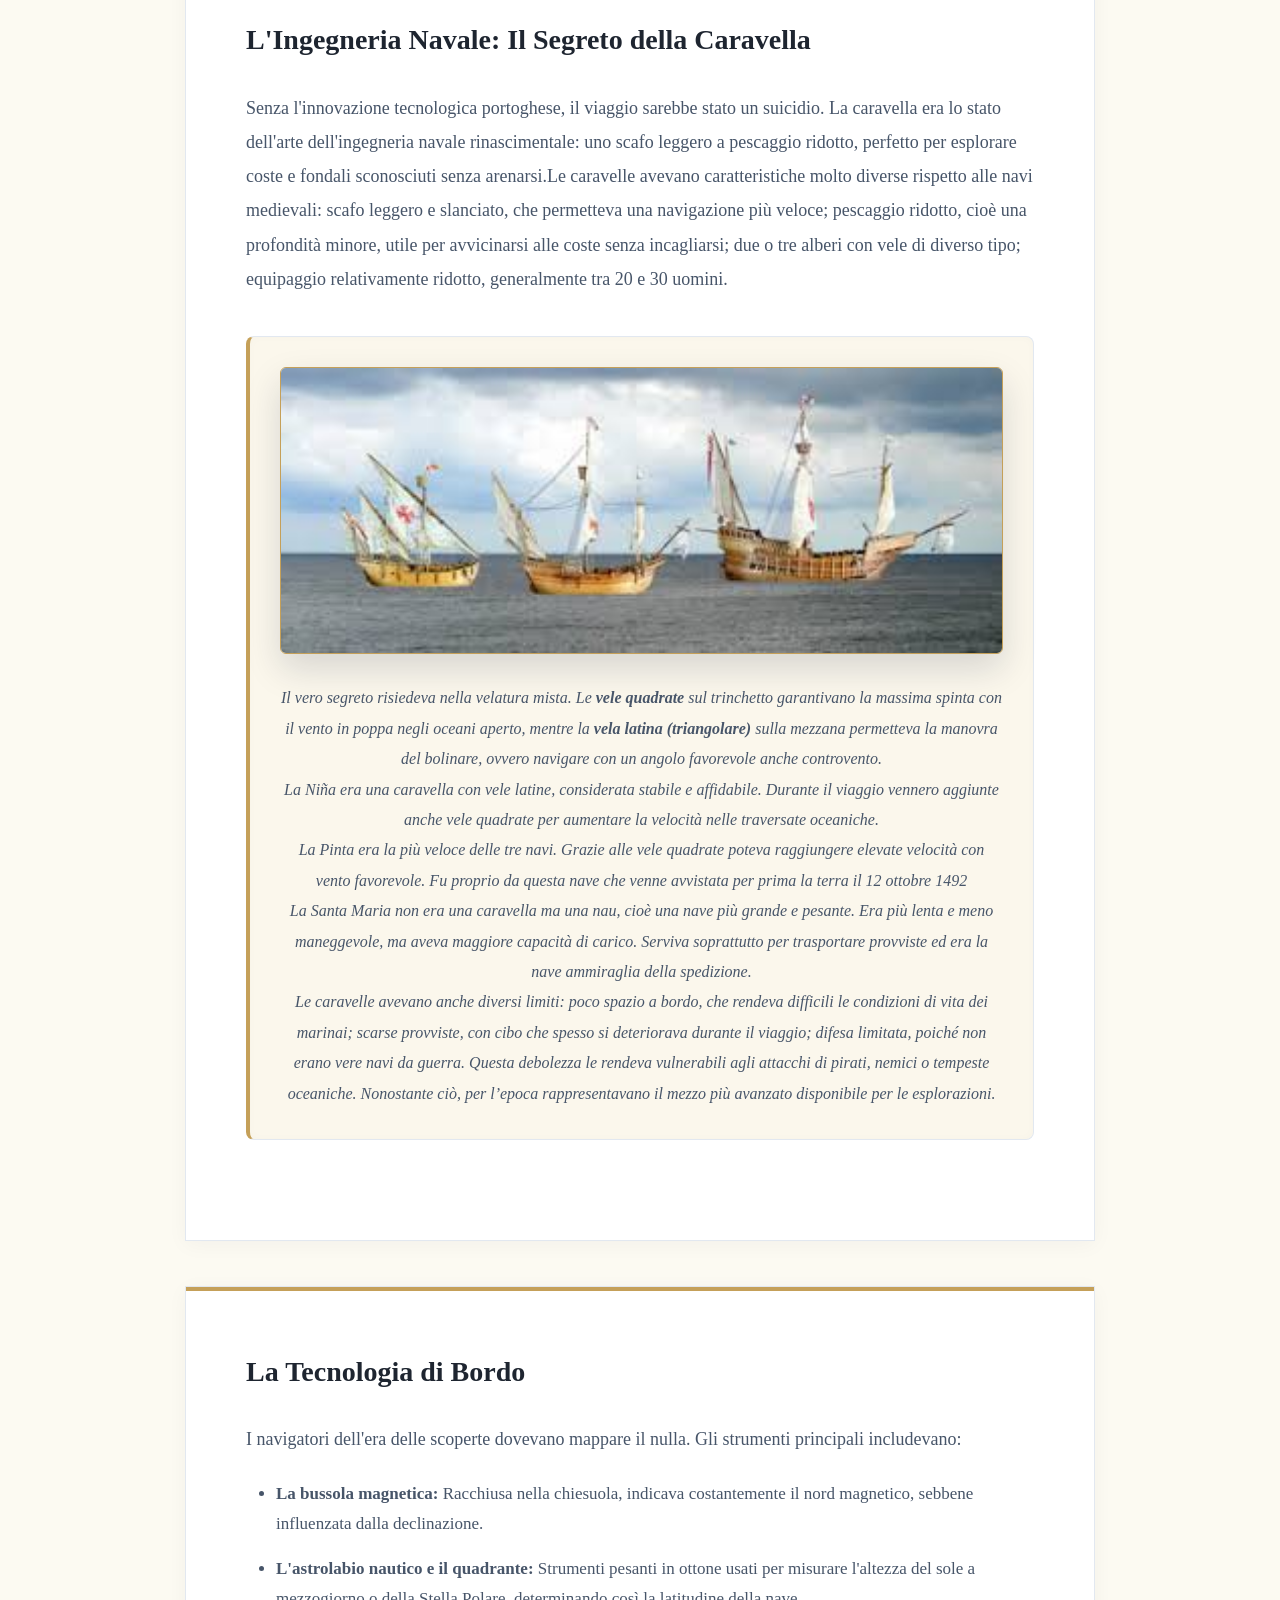
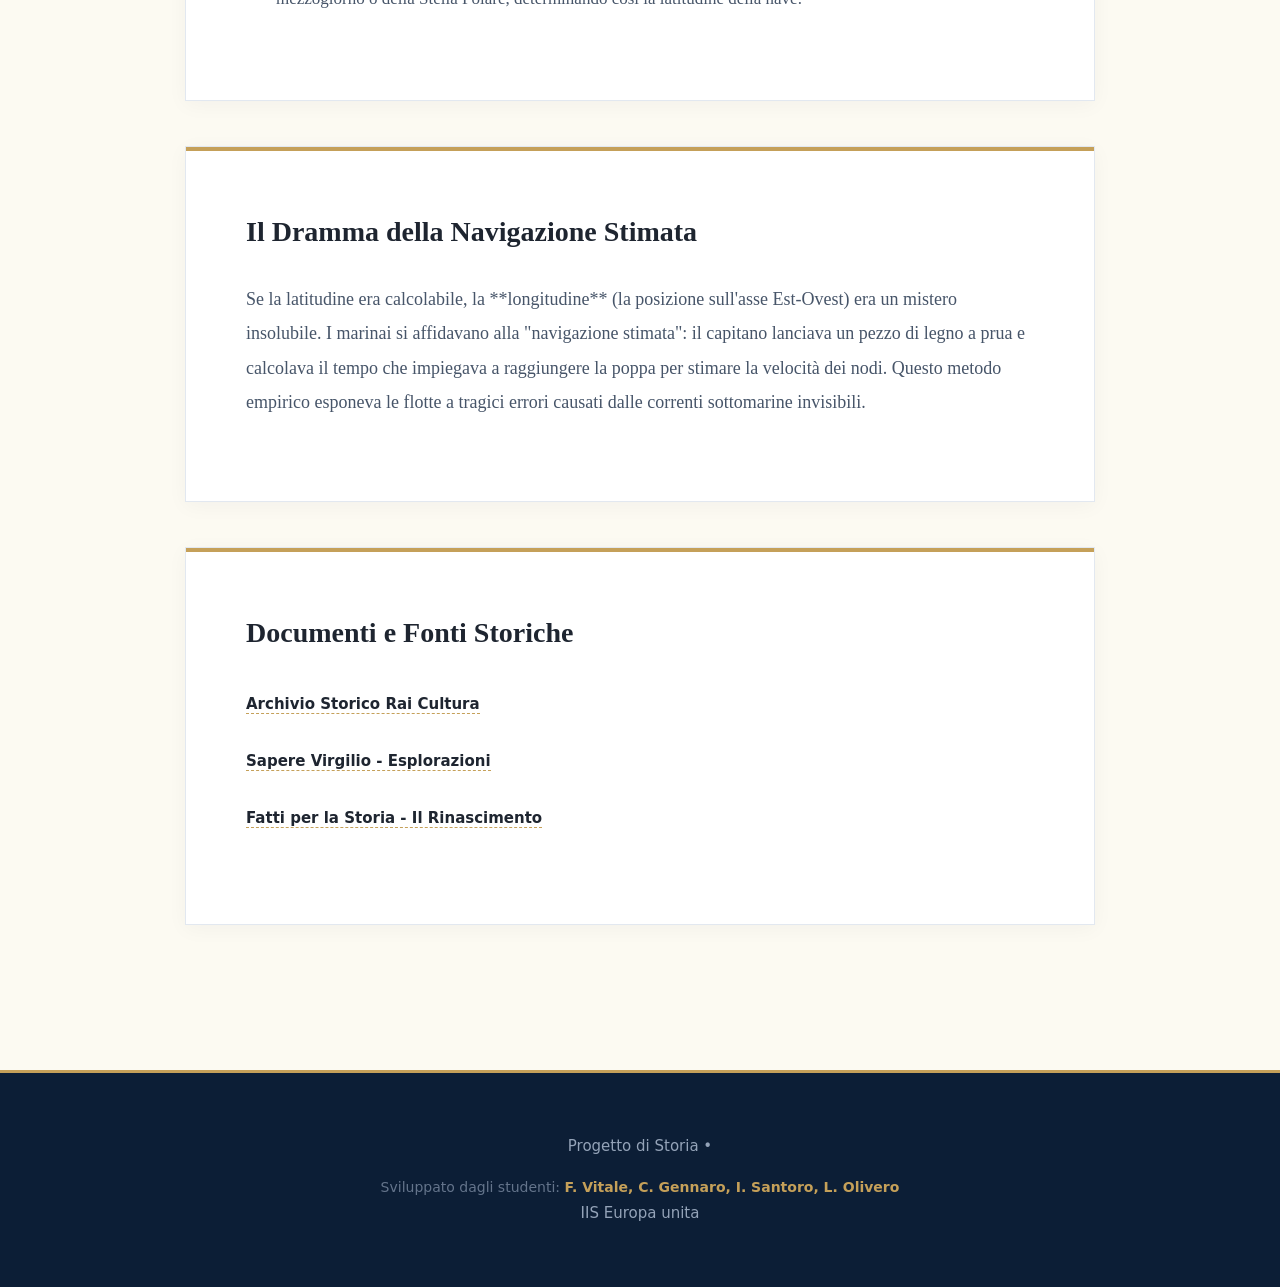
<file: colombo.html>
<!DOCTYPE html>
<html lang="it">
<head>
    <meta charset="UTF-8">
    <meta name="viewport" content="width=device-width, initial-scale=1.0">
    <title>Cristoforo Colombo - L'Enigma dell'Ovest</title>
    <link rel="stylesheet" href="style.css">
    <link rel="stylesheet" href="navigatori.css">
</head>
<body class="pagina-navigatore">
<!-- header logo-->
    <header>
        <div class="logo">
            <h1>Orizzonti Sconosciuti</h1>
        </div>
        <!--  struttura navbar-->
        <nav>
            <a href="index.html">Home</a>
            <a href="colombo.html" class="active">Colombo</a>
            <a href="amerigo.html">Vespucci</a>
            <a href="caboto.html">Caboto</a>
            <a href="magellano.html">Magellano</a>
        </nav>
    </header>

    <main class="container">
        <section class="pagina-hero colombo animate-fade">
            <span class="date-hero">3 Agosto - 12 Ottobre 1492</span>
            <h2>Cristoforo Colombo</h2>
            <p>Il navigatore che cercò il Levante navigando verso il Ponente, cambiando per sempre il destino di due civiltà.</p>
            <span class="autore">A cura di: Federico Vitale</span>
        </section>
<!-- divisone id ancore-->
        <div class="ancore scroll-reveal">
            <a href="#progetto"><span class="icon-nav">&#128214;</span> Il Progetto</a>
            <a href="#viaggio"><span class="icon-nav">&#9973;</span> La Spedizione</a>
            <a href="#viaggi"><span class="icon-nav">&#128506;</span> I Quattro Viaggi</a>
            <a href="#caravelle"><span class="icon-nav">&#128741;</span> Le Caravelle</a>
            <a href="#strumenti"><span class="icon-nav">&#129517;</span> Strumenti</a>
            <a href="#limiti"><span class="icon-nav">&#9888;</span> I Limiti</a>
            <a href="#fonti"><span class="icon-nav">&#128213;</span> Fonti</a>
        </div>

        <section id="progetto" class="sezione-contenuto scroll-reveal">
            <h3>Il Progetto: "Buscar el Levante por el Ponente"</h3>
            <p>Nel tardo XV secolo, con le tradizionali vie di terra per l'Asia saldamente in mano all'Impero Ottomano, i prezzi delle spezie e della seta erano astronomici. Cristoforo Colombo, marinaio genovese ossessionato dalle mappe, concepì un piano folle ma logico: raggiungere l'Oriente navigando verso Occidente.</p>
            <p>Egli basava i suoi calcoli sui trattati dello scienziato Paolo dal Pozzo Toscanelli. Tuttavia, commise un errore sistematico gigantesco: sottovalutò la circonferenza terrestre di quasi un terzo e ignorò completamente l'esistenza di un intero continente in mezzo all'oceano.</p>
        </section>

        <section id="viaggio" class="sezione-contenuto scroll-reveal">
            <h3>La Flotta del Destino (1492)</h3>
            <p>Rifiutato dal Portogallo, Colombo trovò ascolto presso la regina Isabella di Castiglia. Il 3 agosto 1492, tre piccole navi — la <em>Santa Maria</em> (una caracca), la <em>Pinta</em> e la <em>Niña</em> (due agili caravelle) — lasciarono il porto di Palos de la Frontera.</p>
                     <div class="info-box mappa-vespucci">
            <img src="colombo.jpg" 
     alt="legenda mappa"
     class="img-mappa">
            <div class="info-box">
                <h5>Cronaca del Giorno Storico</h5>
                <p>Dopo oltre due mesi di navigazione nel vuoto assoluto, con un equipaggio terrorizzato e sull'orlo dell'ammutinamento, il 12 ottobre 1492 il marinaio Rodrigo de Triana avvistò finalmente la costa. Colombo sbarcò a San Salvador, convinto fino al giorno della sua morte di aver toccato le isole dell'estremo Giappone.</p>
            </div>
        </section>

        <section id="viaggi" class="sezione-contenuto scroll-reveal">
            <h3>L'Esplorazione del Sistema Caraibico</h3>
            <p>Colombo non si fermò al primo viaggio. Tra il 1492 e il 1504 guidò ben quattro spedizioni oceaniche nel secondo viaggio contando ben 17 navi e 1500 uomini , mappando Cuba, Haiti (Hispaniola), la Giamaica e le paludi della costa dell'America Centrale. Nonostante l'oro trovato non fosse quello descritto da Marco Polo nelle Indie, l'impatto ecologico, biologico e commerciale di questi viaggi cambiò l'economia planetaria.è importante sapere che durante il 3 viaggio Molti accusavano Colombo di governare in modo autoritario e inefficiente. I coloni protestavano per la scarsità di ricchezze trovate, per le difficoltà economiche e per le punizioni severe imposte dal governatore. Inoltre vi furono tensioni e violenze nei confronti delle popolazioni indigene.
Per questo motivo la corona spagnola inviò un funzionario reale per controllare la situazione. Colombo venne accusato di malgoverno, arrestato nel 1500 e riportato in Spagna in catene. </p>
        </section>

        <section id="caravelle" class="sezione-contenuto scroll-reveal">
            <h3>L'Ingegneria Navale: Il Segreto della Caravella</h3>
            <p>Senza l'innovazione tecnologica portoghese, il viaggio sarebbe stato un suicidio. La caravella era lo stato dell'arte dell'ingegneria navale rinascimentale: uno scafo leggero a pescaggio ridotto, perfetto per esplorare coste e fondali sconosciuti senza arenarsi.Le caravelle avevano caratteristiche molto diverse rispetto alle navi medievali:
scafo leggero e slanciato, che permetteva una navigazione più veloce;
pescaggio ridotto, cioè una profondità minore, utile per avvicinarsi alle coste senza incagliarsi;
due o tre alberi con vele di diverso tipo;
equipaggio relativamente ridotto, generalmente tra 20 e 30 uomini.
</p>  <div class="info-box mappa-vespucci">
            <img src="caravelle.jpg" 
     alt="legenda mappa"
     class="img-mappa">
            <p>Il vero segreto risiedeva nella velatura mista. Le <strong>vele quadrate</strong> sul trinchetto garantivano la massima spinta con il vento in poppa negli oceani aperto, mentre la <strong>vela latina (triangolare)</strong> sulla mezzana permetteva la manovra del <em>bolinare</em>, ovvero navigare con un angolo favorevole anche controvento.</p>
        <p>
La Niña era una caravella con vele latine, considerata stabile e affidabile. Durante il viaggio vennero aggiunte anche vele quadrate per aumentare la velocità nelle traversate oceaniche.
</p>
            <p>
La Pinta era la più veloce delle tre navi. Grazie alle vele quadrate poteva raggiungere elevate velocità con vento favorevole. Fu proprio da questa nave che venne avvistata per prima la terra il 12 ottobre 1492
</p>
            <p>
La Santa Maria non era una caravella ma una nau, cioè una nave più grande e pesante. Era più lenta e meno maneggevole, ma aveva maggiore capacità di carico. Serviva soprattutto per trasportare provviste ed era la nave ammiraglia della spedizione.
</p>
            <p>Le caravelle avevano anche diversi limiti:
poco spazio a bordo, che rendeva difficili le condizioni di vita dei marinai;
scarse provviste, con cibo che spesso si deteriorava durante il viaggio;
difesa limitata, poiché non erano vere navi da guerra.
Questa debolezza le rendeva vulnerabili agli attacchi di pirati, nemici o tempeste oceaniche. Nonostante ciò, per l’epoca rappresentavano il mezzo più avanzato disponibile per le esplorazioni.
</p>
        
        
        
        
        
        </section>

        <section id="strumenti" class="sezione-contenuto scroll-reveal">
            <h3>La Tecnologia di Bordo</h3>
            <p>I navigatori dell'era delle scoperte dovevano mappare il nulla. Gli strumenti principali includevano:</p>
            <ul>
                <li><strong>La bussola magnetica:</strong> Racchiusa nella chiesuola, indicava costantemente il nord magnetico, sebbene influenzata dalla declinazione.</li>
                <li><strong>L'astrolabio nautico e il quadrante:</strong> Strumenti pesanti in ottone usati per misurare l'altezza del sole a mezzogiorno o della Stella Polare, determinando così la latitudine della nave.</li>
            </ul>
        </section>

        <section id="limiti" class="sezione-contenuto scroll-reveal">
            <h3>Il Dramma della Navigazione Stimata</h3>
            <p>Se la latitudine era calcolabile, la **longitudine** (la posizione sull'asse Est-Ovest) era un mistero insolubile. I marinai si affidavano alla "navigazione stimata": il capitano lanciava un pezzo di legno a prua e calcolava il tempo che impiegava a raggiungere la poppa per stimare la velocità dei nodi. Questo metodo empirico esponeva le flotte a tragici errori causati dalle correnti sottomarine invisibili.</p>
        </section>

        <section id="fonti" class="sezione-contenuto scroll-reveal fonti">
            <h3>Documenti e Fonti Storiche</h3>
            <!-- fonti elenco-->
            <ul>
                <li><a href="https://www.raicultura.it" target="_blank">Archivio Storico Rai Cultura</a></li>
                <li><a href="https://sapere.virgilio.it" target="_blank">Sapere Virgilio - Esplorazioni</a></li>
                <li><a href="https://www.fattiperlastoria.it" target="_blank">Fatti per la Storia - Il Rinascimento</a></li>
            </ul>
        </section>
    </main>
<!-- struttura footer-->
    <footer>
        <p>Progetto di Storia &bull; </p>
        <p class="credits">Sviluppato dagli studenti: <span>F. Vitale, C. Gennaro, I. Santoro, L. Olivero</span></p>
        <p> IIS Europa unita </p>
    </footer>

    <button id="backToTop" title="Torna in alto">&#9875;</button>
    <script src="main.js"></script>
</body>
</html>
</file>
<file: style.css>
/* --- TAVOLOZZA COLORI STORICA VARIABILE --- */
:root {
    /* Tema Chiaro (Premium Heritage) */
    --bg-page: #fcfaf2;         
    --bg-card: #ffffff;         
    --text-main: #1e2530;       
    --text-muted: #475569;      
    --text-hero: #e2e8f0;
    --navy-imperial: #0c1e36;   
    --gold-ancient: #c5a059;    
    --shadow: rgba(12, 30, 54, 0.04);
    --shadow-hover: rgba(12, 30, 54, 0.15);
    --border-color: #e2e8f0;
    --box-info-bg: #fbf7ec;
}

[data-theme="dark"] {
    /* Tema Scuro (Abisso Oceanico Noctis) */
    --bg-page: #07111e;         
    --bg-card: #0c1e36;         
    --text-main: #fcfaf2;       
    --text-muted: #cbd5e1;      
    --text-hero: #e2e8f0;
    --navy-imperial: #07111e;   
    --gold-ancient: #e5c17d;    
    --shadow: rgba(0, 0, 0, 0.4);
    --shadow-hover: rgba(197, 160, 89, 0.15);
    --border-color: #1e293b;
    --box-info-bg: #112237;
}

* {
    margin: 0;
    padding: 0;
    box-sizing: border-box;
    transition: background-color 0.4s ease, color 0.4s ease, border-color 0.4s ease, box-shadow 0.4s ease;
}

html {
    scroll-behavior: smooth;
    scroll-padding-top: 100px;
}

body {
    font-family: 'Georgia', Garamond, serif;
    background-color: var(--bg-page);
    color: var(--text-main);
    overflow-x: hidden;
    line-height: 1.8;
}

/* --- CINEMATIC SCREEN LOADER --- */
#loader {
    position: fixed;
    top: 0; left: 0; width: 100%; height: 100%;
    background-color: #0c1e36;
    z-index: 9999;
    display: flex;
    flex-direction: column;
    justify-content: center;
    align-items: center;
    color: #c5a059;
    transition: opacity 0.6s ease, visibility 0.6s;
}

.bussola-loader {
    width: 60px;
    height: 60px;
    border: 4px dashed #c5a059;
    border-radius: 50%;
    animation: ruota 3s linear infinite;
    margin-bottom: 20px;
}

@keyframes ruota {
    from { transform: rotate(0deg); }
    to { transform: rotate(360deg); }
}

#loader p {
    font-family: system-ui, sans-serif;
    font-size: 14px;
    letter-spacing: 2px;
    text-transform: uppercase;
}

/* --- NAVIGAZIONE IMPERIALE --- */
header {
    background-color: rgba(12, 30, 54, 0.95);
    backdrop-filter: blur(10px);
    -webkit-backdrop-filter: blur(10px);
    display: flex;
    justify-content: space-between;
    align-items: center;
    padding: 20px 5%;
    position: sticky;
    top: 0;
    z-index: 1000;
    border-bottom: 2px solid var(--gold-ancient);
}

.logo h1 {
    color: #fcfaf2;
    font-family: 'Georgia', serif;
    font-size: 26px;
    font-weight: 900;
    letter-spacing: -0.5px;
}

nav {
    display: flex;
    gap: 10px;
    align-items: center;
}

nav a {
    color: #cbd5e1;
    text-decoration: none;
    padding: 10px 20px;
    border-radius: 4px;
    font-family: system-ui, sans-serif;
    font-weight: 500;
    font-size: 14px;
    letter-spacing: 0.5px;
    transition: all 0.3s ease;
}

nav a:hover, nav a.active {
    background-color: var(--gold-ancient);
    color: #0c1e36;
    font-weight: 600;
}

/* --- INTERRUTTORE TEMA --- */
.theme-toggle-btn {
    background: none;
    border: 1px solid var(--gold-ancient);
    color: var(--gold-ancient);
    padding: 8px 14px;
    cursor: pointer;
    border-radius: 4px;
    font-size: 16px;
    display: flex;
    align-items: center;
    justify-content: center;
    transition: all 0.3s ease;
    margin-left: 10px;
}

.theme-toggle-btn:hover {
    background-color: var(--gold-ancient);
    color: #0c1e36;
    transform: scale(1.05);
}

/* --- STILI PER LA MAPPA DI VESPUCCI --- */
.mappa-vespucci {
    background: var(--box-info-bg);
    padding: 25px;
    border-radius: 8px;
    border: 1px solid var(--border-color);
    box-shadow: 0 10px 30px var(--shadow);
    margin: 40px 0;
    text-align: center;
}

.img-mappa {
    width: 100%;
    max-width: 1050px;
    height: auto;
    border-radius: 6px;
    box-shadow: 0 15px 35px var(--shadow-hover);
    margin-bottom: 20px;
    transition: transform 0.5s ease, box-shadow 0.5s ease;
    border: 1px solid var(--gold-ancient);
}

.img-mappa:hover {
    transform: scale(1.03);
    box-shadow: 0 25px 45px rgba(197, 160, 89, 0.25);
}

.didascalia-mappa {
    font-style: italic;
    color: var(--text-muted);
    font-size: 0.98rem;
    max-width: 800px;
    margin: 0 auto;
    line-height: 1.6;
}

/* --- BANNER PRINCIPALE ED EDITORIALE --- */
.hero {
    height: 75vh;
    min-height: 500px;
    background-image: linear-gradient(rgba(12, 30, 54, 0.7), rgba(12, 30, 54, 0.9)),
        url("https://images.unsplash.com/photo-1521295121783-8a321d551ad2?q=80&w=1600");
    background-size: cover;
    background-position: center;
    display: flex;
    justify-content: center;
    align-items: center;
    text-align: center;
    padding: 0 20px;
    border-bottom: 4px double var(--gold-ancient);
}

.hero-text { max-width: 850px; }

.hero .subtitle {
    display: block;
    color: var(--gold-ancient);
    font-family: system-ui, sans-serif;
    text-transform: uppercase;
    letter-spacing: 4px;
    font-size: 14px;
    margin-bottom: 15px;
}

.hero h2 {
    color: #fcfaf2;
    font-size: clamp(36px, 6vw, 60px);
    font-weight: 800;
    margin-bottom: 25px;
    letter-spacing: -1px;
}

.hero p {
    color: var(--text-hero);
    font-size: clamp(18px, 2vw, 24px);
    font-weight: 300;
}

/* --- GRIGLIA E CONTENITORI --- */
main {
    max-width: 1200px;
    margin: 0 auto;
    padding: 100px 20px;
}

.introduzione {
    background: var(--bg-card);
    padding: 60px;
    border-radius: 4px;
    box-shadow: 0 15px 40px var(--shadow);
    border: 1px solid var(--border-color);
    border-top: 4px solid var(--gold-ancient);
    margin-bottom: 100px;
}

.introduzione h2, .argomenti h2 {
    color: var(--text-main);
    font-size: 36px;
    font-weight: 700;
    margin-bottom: 30px;
    text-align: center;
}

.introduzione p {
    font-size: 19px;
    color: var(--text-muted);
    margin-bottom: 24px;
}

.text-center { text-align: center; }

/* --- LE AFFASCINANTI CARD STORICHE --- */
.contenitore-card {
    display: grid;
    grid-template-columns: repeat(auto-fit, minmax(280px, 1fr));
    gap: 40px;
    margin-top: 50px;
}

.card {
    background: var(--bg-card);
    border: 1px solid var(--border-color);
    padding: 40px 30px;
    position: relative;
    display: flex;
    flex-direction: column;
    justify-content: space-between;
    box-shadow: 0 4px 20px var(--shadow);
    transition: all 0.4s cubic-bezier(0.165, 0.84, 0.44, 1), background-color 0.4s ease, border-color 0.4s ease;
}

.card-badge {
    position: absolute;
    top: -15px; left: 30px;
    background-color: var(--gold-ancient);
    color: #0c1e36;
    font-family: system-ui, sans-serif;
    font-weight: 700;
    padding: 4px 14px;
    font-size: 13px;
    border-radius: 20px;
    box-shadow: 0 4px 10px rgba(197,160,89,0.3);
}

.card:hover {
    transform: translateY(-8px);
    border-color: var(--gold-ancient);
    box-shadow: 0 30px 50px var(--shadow-hover);
}

.card h3 {
    color: var(--text-main);
    font-size: 24px;
    margin-bottom: 16px;
    margin-top: 10px;
}

.card p {
    color: var(--text-muted);
    font-size: 16px;
    margin-bottom: 35px;
}

.btn {
    display: block;
    text-align: center;
    background-color: var(--gold-ancient);
    color: #0c1e36;
    text-decoration: none;
    padding: 14px 24px;
    font-family: system-ui, sans-serif;
    font-weight: 600;
    font-size: 13px;
    text-transform: uppercase;
    letter-spacing: 1px;
    border: 1px solid var(--gold-ancient);
    transition: all 0.3s ease;
}

.btn:hover {
    background-color: transparent;
    color: var(--gold-ancient);
}

/* --- FOOTER REGALE --- */
footer {
    background-color: #0c1e36;
    color: #94a3b8;
    text-align: center;
    padding: 60px 20px;
    border-top: 3px solid var(--gold-ancient);
}

footer p {
    font-family: system-ui, sans-serif;
    font-size: 15px;
    color: #94a3b8;
}

footer .credits {
    margin-top: 15px;
    font-size: 14px;
    color: #64748b;
}

footer .credits span {
    color: var(--gold-ancient);
    font-weight: 600;
}

/* --- TIMONE / ANCORA DI RITORNO IN ALTO --- */
#backToTop {
    display: none;
    position: fixed;
    bottom: 40px; right: 40px;
    z-index: 99;
    background-color: var(--gold-ancient);
    color: #0c1e36;
    border: none;
    width: 52px; height: 52px;
    border-radius: 50%;
    font-size: 24px;
    cursor: pointer;
    transition: all 0.3s ease;
    box-shadow: 0 4px 20px rgba(0,0,0,0.2);
}

#backToTop:hover {
    background-color: #0c1e36;
    color: var(--gold-ancient);
    transform: translateY(-5px) rotate(45deg);
    border: 1px solid var(--gold-ancient);
}

/* --- ANIMAZIONI JAVASCRIPT ANIMATE-REVEAL --- */
.animate-fade {
    animation: fadeIn 1s cubic-bezier(0.215, 0.610, 0.355, 1) forwards;
}

@keyframes fadeIn {
    from { opacity: 0; transform: translateY(20px); }
    to { opacity: 1; transform: translateY(0); }
}

.scroll-reveal {
    opacity: 0;
    transform: translateY(50px);
    filter: blur(5px);
    transition: opacity 1s cubic-bezier(0.215, 0.610, 0.355, 1), transform 1s cubic-bezier(0.215, 0.610, 0.355, 1), filter 1s ease;
}

.scroll-reveal.revealed {
    opacity: 1;
    transform: translateY(0);
    filter: blur(0);
}

@media (max-width: 768px) {
    header { flex-direction: column; gap: 20px; }
    nav { flex-wrap: wrap; justify-content: center; }
    .introduzione { padding: 35px 20px; }
    .theme-toggle-btn { margin-left: 0; margin-top: 10px; }
    .mappa-vespucci {
        padding: 15px;
        margin: 30px 0;
    }
}
</file>
<file: navigatori.css>
/* =========================
   CONTENITORE PRINCIPALE
========================= */

/* Limita la larghezza massima del contenuto */
.container {

    /* Larghezza massima del layout */
    max-width: 950px !important;
}


/* =========================
   DATA HERO
========================= */

/* Data mostrata sopra il titolo hero */
.date-hero {

    /* Visualizzazione blocco */
    display: block;

    /* Colore oro antico */
    color: var(--gold-ancient);

    /* Font moderno */
    font-family: system-ui, sans-serif;

    /* Testo maiuscolo */
    text-transform: uppercase;

    /* Spaziatura lettere */
    letter-spacing: 3px;

    /* Dimensione testo */
    font-size: 13px;

    /* Margine inferiore */
    margin-bottom: 10px;
}


/* =========================
   HERO GENERALE
========================= */

/* Sezione hero principale */
.pagina-hero {

    /* Altezza hero */
    height: 45vh;

    /* Altezza minima */
    min-height: 350px;

    /* Bordo leggero dorato */
    border: 1px solid rgba(197, 160, 89, 0.3);

    /* Layout flex */
    display: flex;

    /* Elementi in colonna */
    flex-direction: column;

    /* Centratura verticale */
    justify-content: center;

    /* Centratura orizzontale */
    align-items: center;

    /* Testo centrato */
    text-align: center;

    /* Spazi interni */
    padding: 40px;

    /* Colore testo */
    color: #fcfaf2;

    /* Margine inferiore */
    margin-bottom: 50px;

    /* Immagine copre tutta area */
    background-size: cover;

    /* Immagine centrata */
    background-position: center;
}


/* =========================
   HERO VESPUCCI
========================= */

/* Sfondo pagina Vespucci */
.pagina-hero.vespucci {

    /* Overlay + immagine */
    background-image:
    linear-gradient(
        rgba(12, 30, 54, 0.75),
        rgba(12, 30, 54, 0.9)
    ),

    url("https://www.livornotoday.it/~media/horizontal-hi/56475917932932/amerigo-vespucci-gli-scatti-della-mostra-fotografica-6.jpg");

    /* Copertura immagine */
    background-size: cover;

    /* Posizione immagine */
    background-position: center;
}


/* =========================
   HERO CABOTO
========================= */

/* Sfondo pagina Caboto */
.pagina-hero.caboto {

    background-image:
    linear-gradient(
        rgba(12, 30, 54, 0.75),
        rgba(12, 30, 54, 0.9)
    ),

    url("https://www.repstatic.it/video/photo/2011/11/27/80539-thumb-full-giovanni_caboto.jpg");

    background-size: cover;
    background-position: center;
}


/* =========================
   HERO MAGELLANO
========================= */

/* Sfondo pagina Magellano */
.pagina-hero.magellano {

    background-image:
    linear-gradient(
        rgba(12, 30, 54, 0.75),
        rgba(12, 30, 54, 0.9)
    ),

    url("https://www.raicultura.it/dl/img/2019/06/10/1560178464139_magellano.jpg");

    background-size: cover;
    background-position: center;
}


/* =========================
   HERO COLOMBO
========================= */

/* Sfondo pagina Colombo */
.pagina-hero.colombo {

    /* Overlay scuro sopra immagine */
    background-image:
    linear-gradient(
        rgba(12, 30, 54, 0.75),
        rgba(12, 30, 54, 0.9)
    ),

    /* Immagine incorporata base64 */
    url("https://www.welfarenetwork.it/media/2020/10/70354/f1_0_accaddeoggi-12-ottobre-1492-il-genovese-cristoforo-colombo-scopre-l-america.jpg");

    /* Copertura completa */
    background-size: cover;

    /* Centratura immagine */
    background-position: center;
}


/* =========================
   TITOLI HERO
========================= */

/* Titolo principale hero */
.pagina-hero h2 {

    /* Font responsive */
    font-size: clamp(34px, 5vw, 52px);

    /* Grassetto */
    font-weight: 700;

    /* Spazio sotto titolo */
    margin-bottom: 15px;
}


/* =========================
   TESTO HERO
========================= */

/* Paragrafo hero */
.pagina-hero p {

    /* Font responsive */
    font-size: clamp(16px, 1.8vw, 20px);

    /* Colore testo */
    color: #cbd5e1;

    /* Larghezza massima */
    max-width: 700px;
}


/* =========================
   AUTORE HERO
========================= */

/* Nome autore */
.pagina-hero .autore {

    /* Margine superiore */
    margin-top: 20px;

    /* Font moderno */
    font-family: system-ui, sans-serif;

    /* Maiuscolo */
    text-transform: uppercase;

    /* Spaziatura lettere */
    letter-spacing: 2px;

    /* Dimensione testo */
    font-size: 12px;

    /* Colore grigio */
    color: #94a3b8;
}


/* =========================
   MENU ANCORE
========================= */

/* Contenitore ancore */
.ancore {

    /* Flexbox */
    display: flex;

    /* Va a capo */
    flex-wrap: wrap;

    /* Spazio elementi */
    gap: 12px;

    /* Centratura */
    justify-content: center;

    /* Margine inferiore */
    margin-bottom: 60px;
}


/* Link ancore */
.ancore a {

    /* Nessuna sottolineatura */
    text-decoration: none;

    /* Sfondo card */
    background-color: var(--bg-card);

    /* Colore testo */
    color: var(--text-main);

    /* Padding interno */
    padding: 12px 24px;

    /* Font moderno */
    font-family: system-ui, sans-serif;

    /* Dimensione font */
    font-size: 13px;

    /* Semi-bold */
    font-weight: 600;

    /* Bordo */
    border: 1px solid var(--border-color);

    /* Ombra */
    box-shadow: 0 2px 5px var(--shadow);

    /* Animazione hover */
    transition: all 0.3s ease;
}


/* Hover link ancore */
.ancore a:hover {

    /* Cambio colore sfondo */
    background-color: var(--gold-ancient);

    /* Cambio colore testo */
    color: #0c1e36;

    /* Bordo oro */
    border-color: var(--gold-ancient);

    /* Movimento verso alto */
    transform: translateY(-3px);
}


/* =========================
   ICONE NAVIGAZIONE
========================= */

/* Icona vicino testo */
.icon-nav {

    /* Margine destro */
    margin-right: 6px;

    /* Dimensione icona */
    font-size: 14px;
}


/* =========================
   SEZIONI CONTENUTO
========================= */

/* Box contenuto */
.sezione-contenuto {

    /* Sfondo card */
    background: var(--bg-card);

    /* Padding */
    padding: 60px;

    /* Margine inferiore */
    margin-bottom: 45px;

    /* Bordo */
    border: 1px solid var(--border-color);

    /* Position relative */
    position: relative;

    /* Ombra */
    box-shadow: 0 4px 20px var(--shadow);
}


/* Barra decorativa superiore */
.sezione-contenuto::before {

    /* Elemento vuoto */
    content: '';

    /* Posizione assoluta */
    position: absolute;

    /* In alto */
    top: 0;

    left: 0;

    /* Larghezza piena */
    width: 100%;

    /* Altezza barra */
    height: 4px;

    /* Colore oro */
    background-color: var(--gold-ancient);
}


/* Titoli sezione */
.sezione-contenuto h3 {

    color: var(--text-main);

    font-size: 28px;

    font-weight: 700;

    margin-bottom: 25px;
}


/* Paragrafi */
.sezione-contenuto p {

    font-size: 18px;

    color: var(--text-muted);

    line-height: 1.9;

    margin-bottom: 22px;
}


/* Liste */
.sezione-contenuto ul {

    margin-left: 30px;

    margin-bottom: 25px;
}


/* Elementi lista */
.sezione-contenuto li {

    margin-bottom: 14px;

    font-size: 17px;

    color: var(--text-muted);
}


/* =========================
   INFO BOX
========================= */

/* Box informativo */
.info-box {

    background-color: var(--box-info-bg);

    border-left: 4px solid var(--gold-ancient);

    padding: 30px;

    margin: 40px 0;

    box-shadow: inset 0 0 10px rgba(0,0,0,0.02);
}


/* Titolo info box */
.info-box h5 {

    color: var(--text-main);

    font-family: system-ui, sans-serif;

    text-transform: uppercase;

    letter-spacing: 1px;

    font-size: 15px;

    font-weight: 700;

    margin-bottom: 10px;
}


/* Testo info box */
.info-box p {

    color: var(--text-muted);

    font-size: 16px;

    margin-bottom: 0;

    font-style: italic;
}


/* =========================
   FONTI
========================= */

/* Lista fonti */
.fonti ul {

    list-style-type: none;

    margin-left: 0;
}


/* Elementi lista */
.fonti li {

    padding: 6px 0;
}


/* Link fonti */
.fonti li a {

    color: var(--text-main);

    text-decoration: none;

    font-weight: 600;

    font-family: system-ui, sans-serif;

    font-size: 15px;

    border-bottom: 1px dashed var(--gold-ancient);

    transition: all 0.2s;
}


/* Hover link fonti */
.fonti li a:hover {

    color: var(--gold-ancient);

    border-bottom-style: solid;
}


/* =========================
   RESPONSIVE MOBILE
========================= */

@media (max-width: 768px) {

    /* Riduce padding sezioni */
    .sezione-contenuto {

        padding: 40px 20px;
    }
}
</file>
